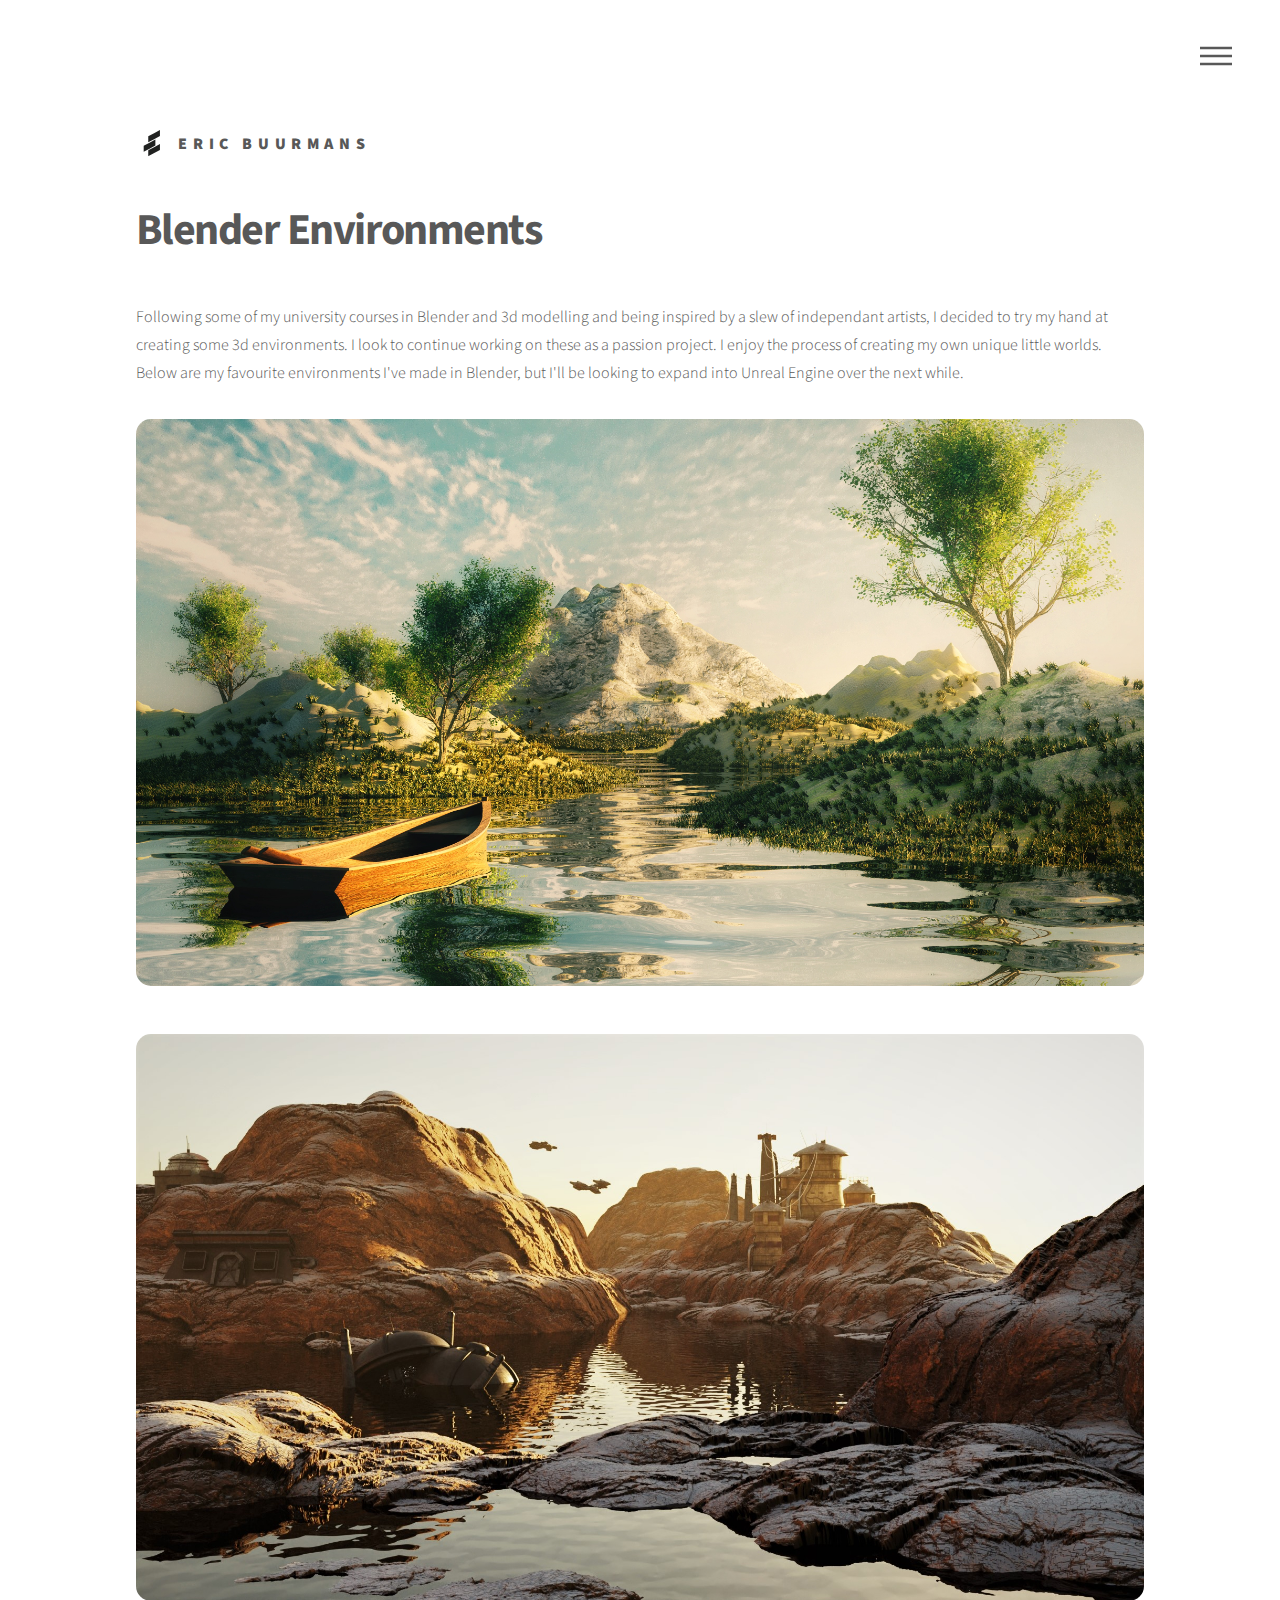
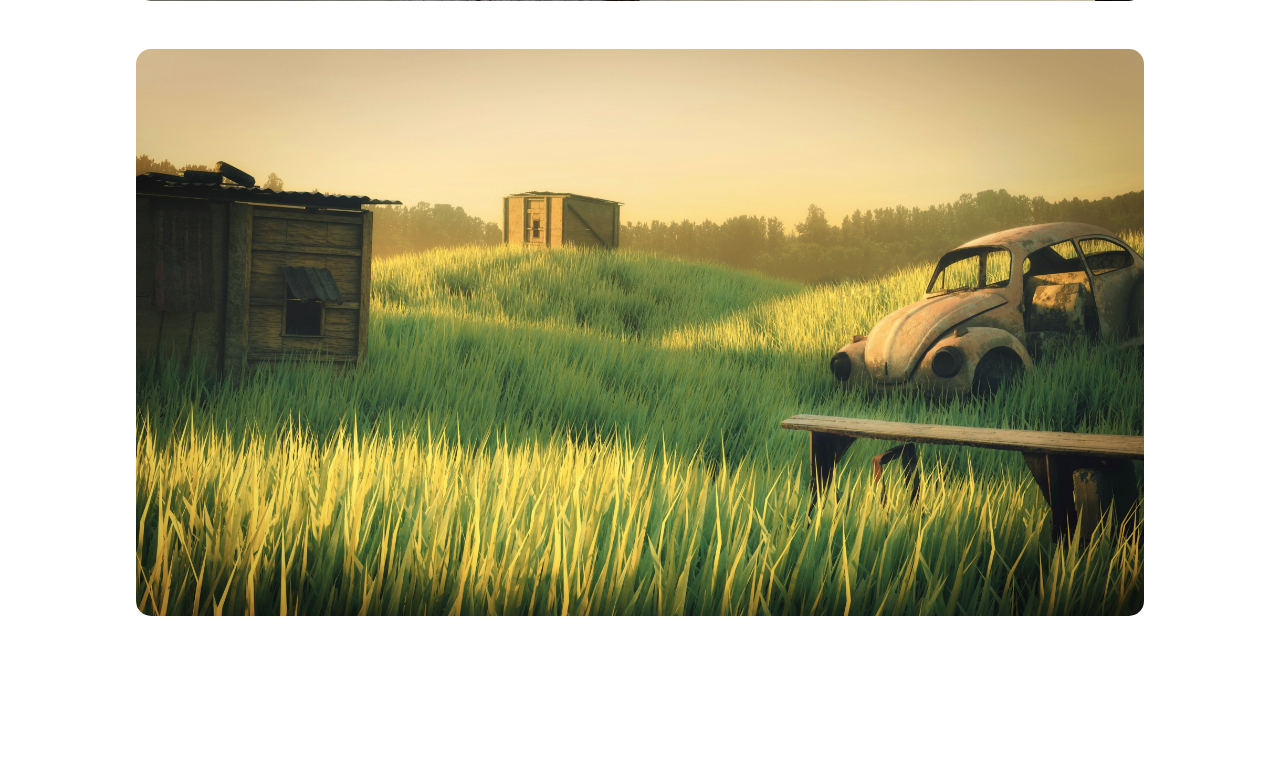
<file: blender.html>
<!DOCTYPE HTML>
<!--
	Phantom by HTML5 UP
	html5up.net | @ajlkn
	Free for personal and commercial use under the CCA 3.0 license (html5up.net/license)
-->
<html>
	<head>
		<title>Blender Environments</title>
		<meta charset="utf-8" />
		<meta name="viewport" content="width=device-width, initial-scale=1, user-scalable=no" />
		<link rel="stylesheet" href="assets/css/main.css" />
		<noscript><link rel="stylesheet" href="assets/css/noscript.css" /></noscript>
	</head>
	<body class="is-preload">
		<!-- Wrapper -->
			<div id="wrapper">

				<!-- Header -->
					<header id="header">
						<div class="inner">

							<!-- Logo -->
								<a href="index.html" class="logo">
									<span class="symbol"><img src="images/logo.svg" alt="" /></span><span class="title">Eric Buurmans</span>
								</a>

							<!-- Nav -->
								<nav>
									<ul>
										<li><a href="#menu">Menu</a></li>
									</ul>
								</nav>

						</div>
					</header>

				<!-- Menu -->
					<nav id="menu">
						<h2>Menu</h2>
						<ul>
						<li><a href="index.html">Home</a></li>
							<li><a href="app.html">Student Health App</a></li>
							<li><a href="website.html">Course Selection Website</a></li>
							<li><a href="illustrations.html">Illustrations</a></li>
							<li><a href="blender.html">Blender Environments</a></li>
							<li><a href="ecoknow.html">Eco Know Brand</a></li>
							<li><a href="next.html">Next Brand</a></li>

						</ul>
					</nav>

				<!-- Main -->
					<div id="main">
						<div class="inner">
							<h1>Blender Environments</h1>

						<p>Following some of my university courses in Blender and 3d modelling and being inspired by a slew of independant artists, I decided to try my hand at creating some 3d environments. I look to continue working on these as a passion project. I enjoy the process of creating my own unique little worlds. Below are my favourite environments I've made in Blender, but I'll be looking to expand into Unreal Engine over the next while.</p>
							
<span class="image main"><img src="images/blender1.jpg" alt="" /></span>

							




							<span class="image main"><img src="images/blender2.jpg" alt="" /></span>

							
						
							
							<span class="image main"><img src="images/blender3.jpg" alt="" /></span>
						</div>
					</div>





				

			</div>

		<!-- Scripts -->
			<script src="assets/js/jquery.min.js"></script>
			<script src="assets/js/browser.min.js"></script>
			<script src="assets/js/breakpoints.min.js"></script>
			<script src="assets/js/util.js"></script>
			<script src="assets/js/main.js"></script>

	</body>
</html>
</file>
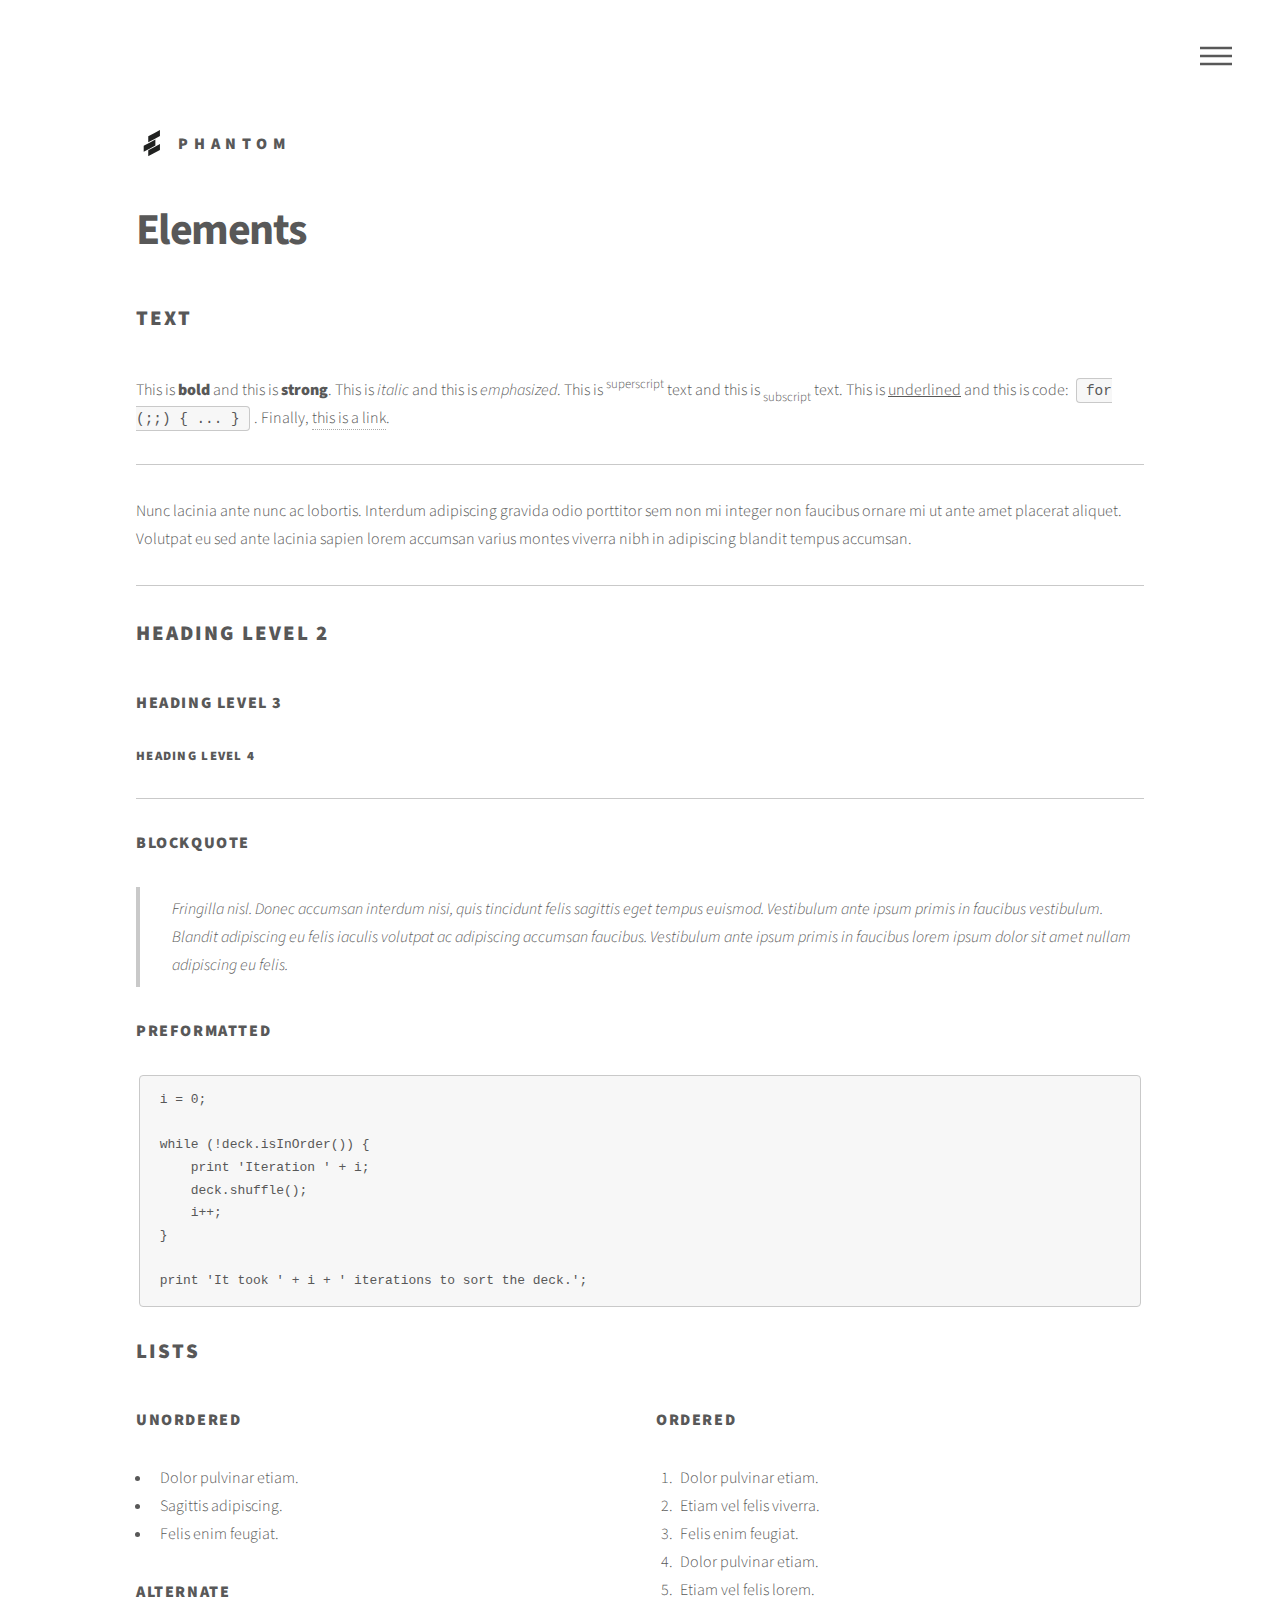
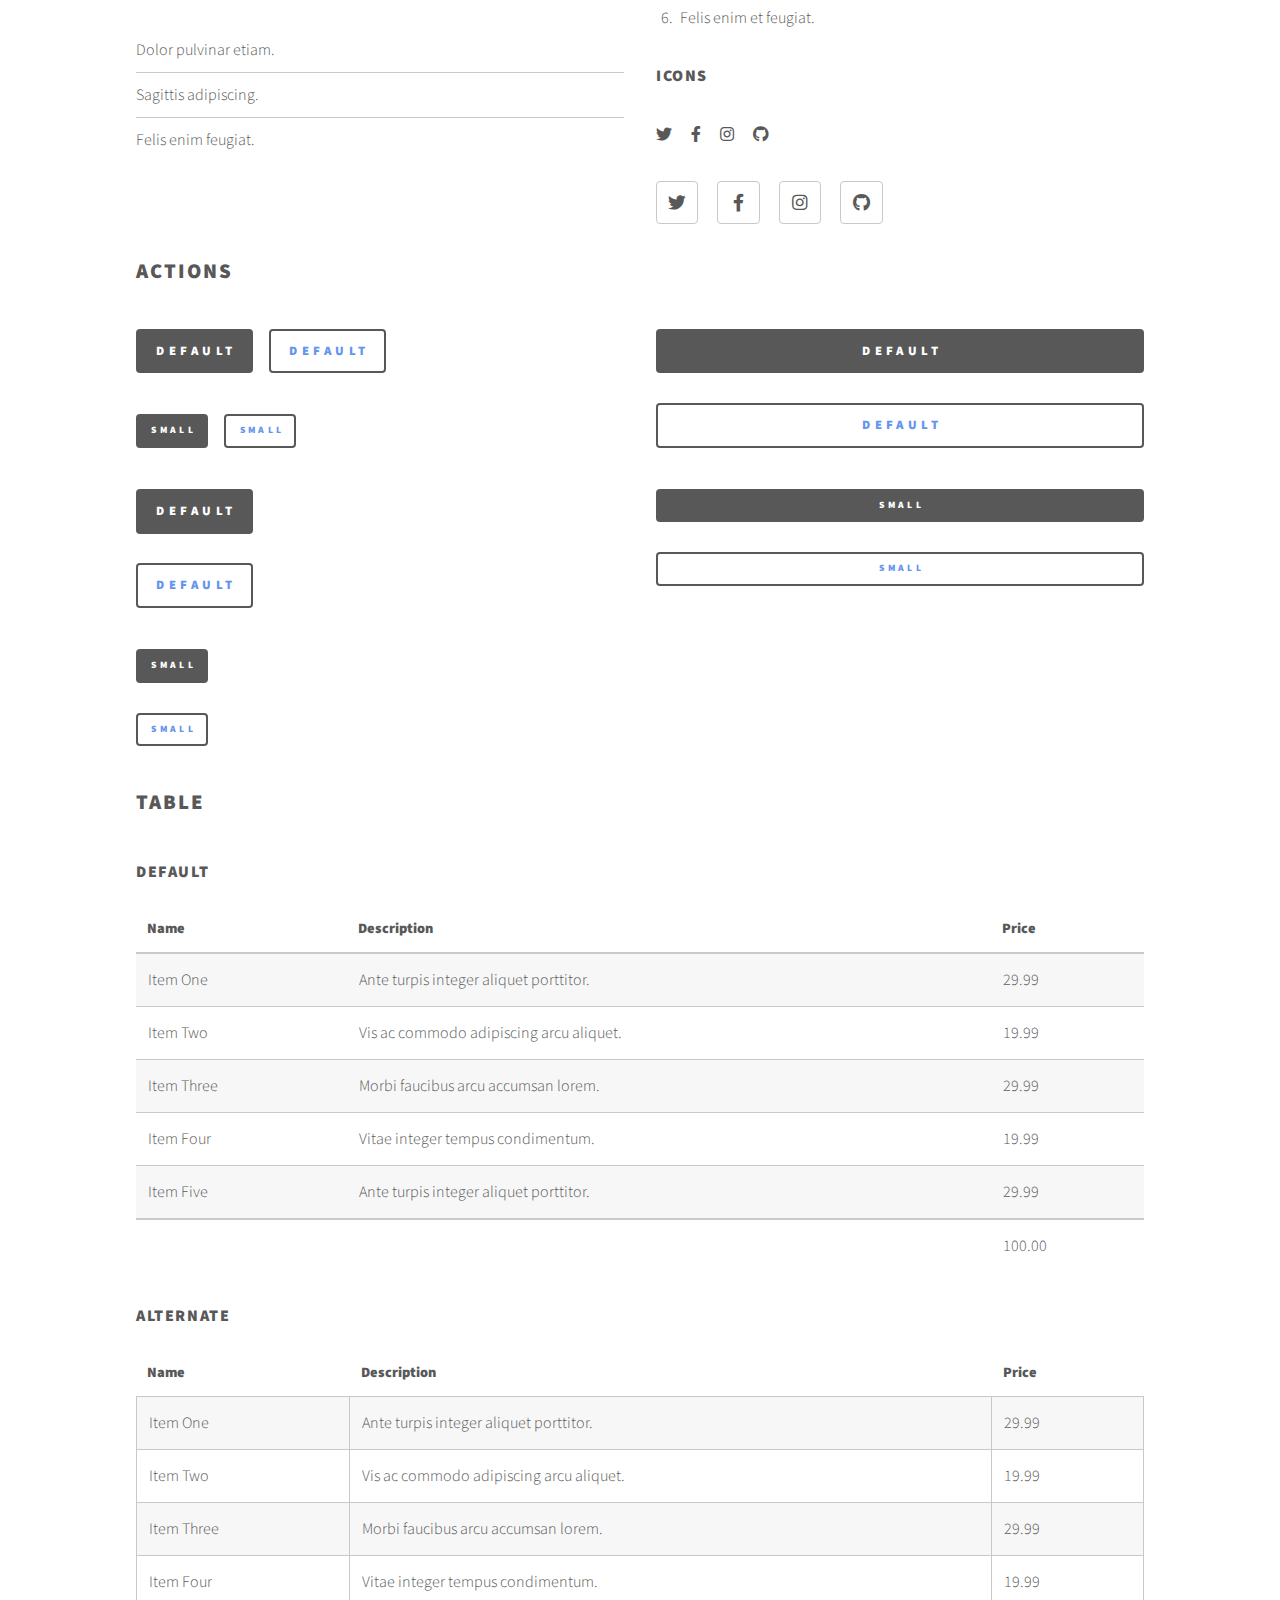
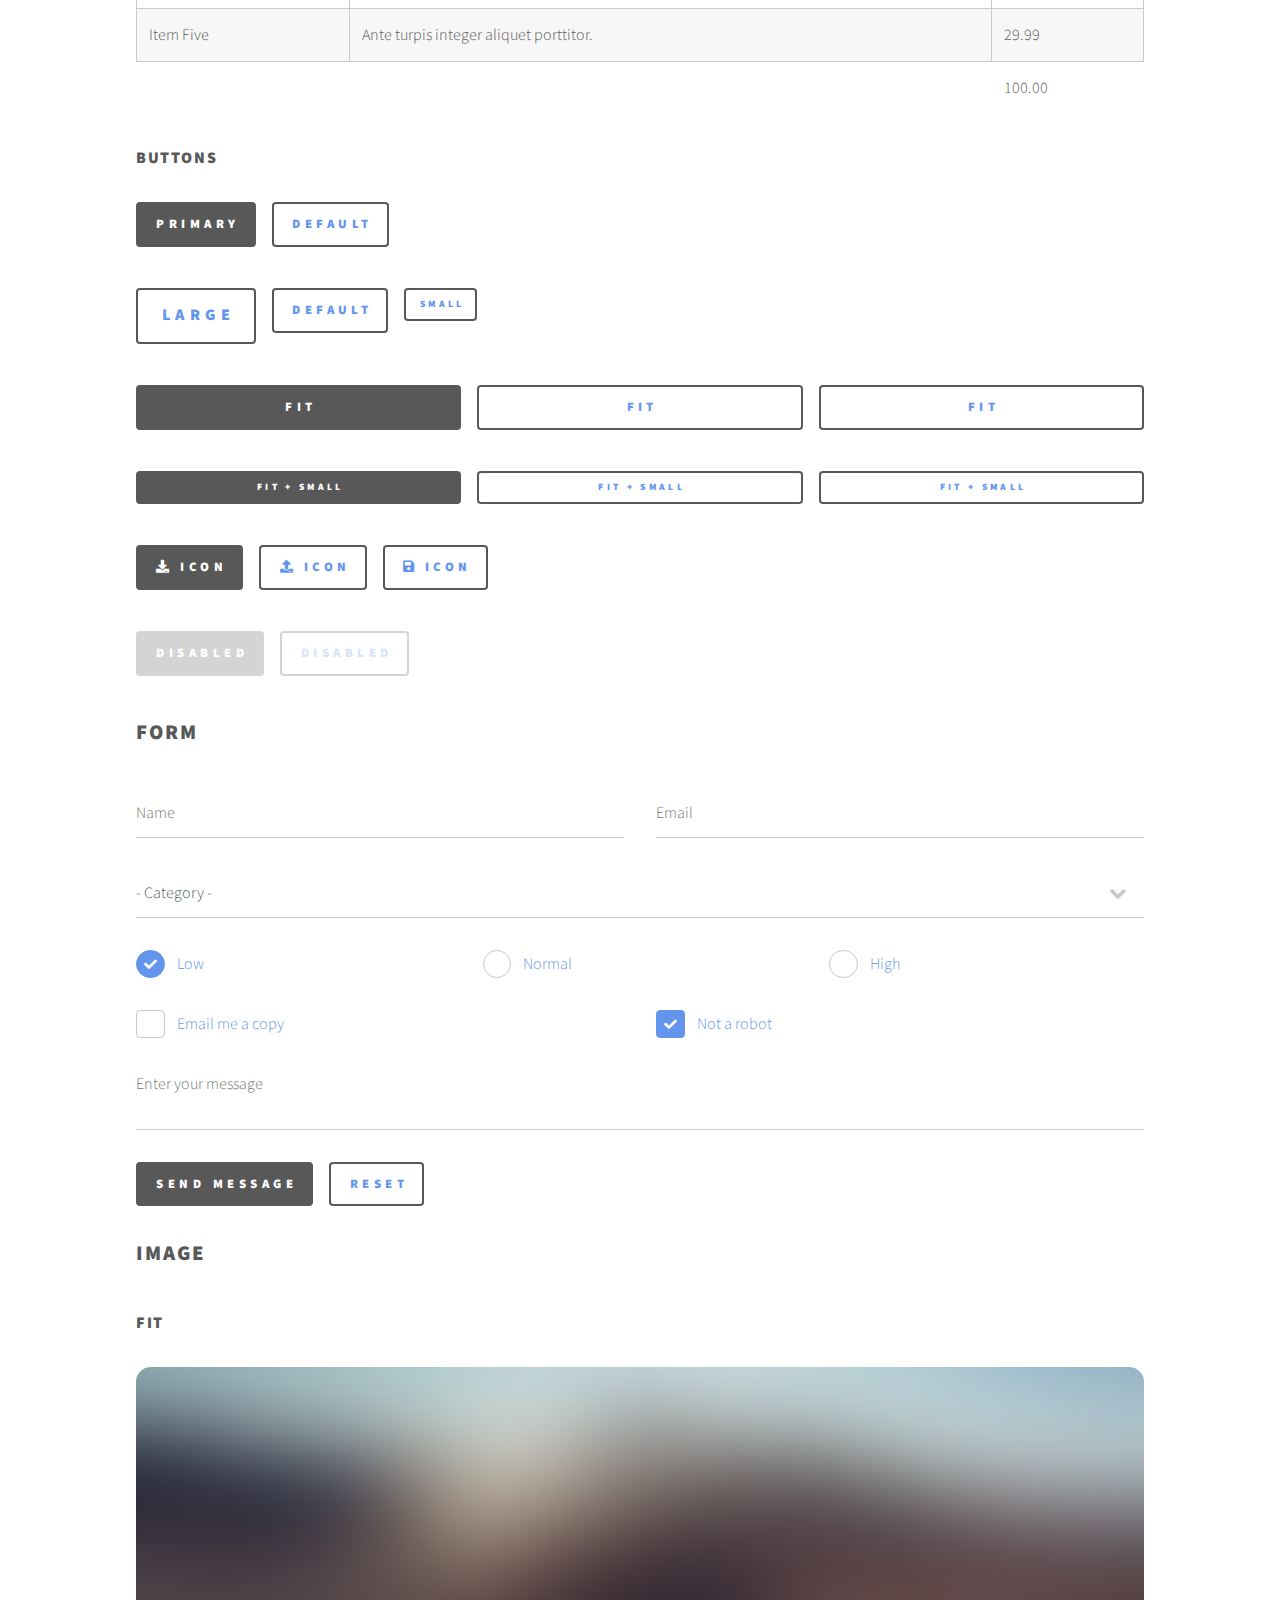
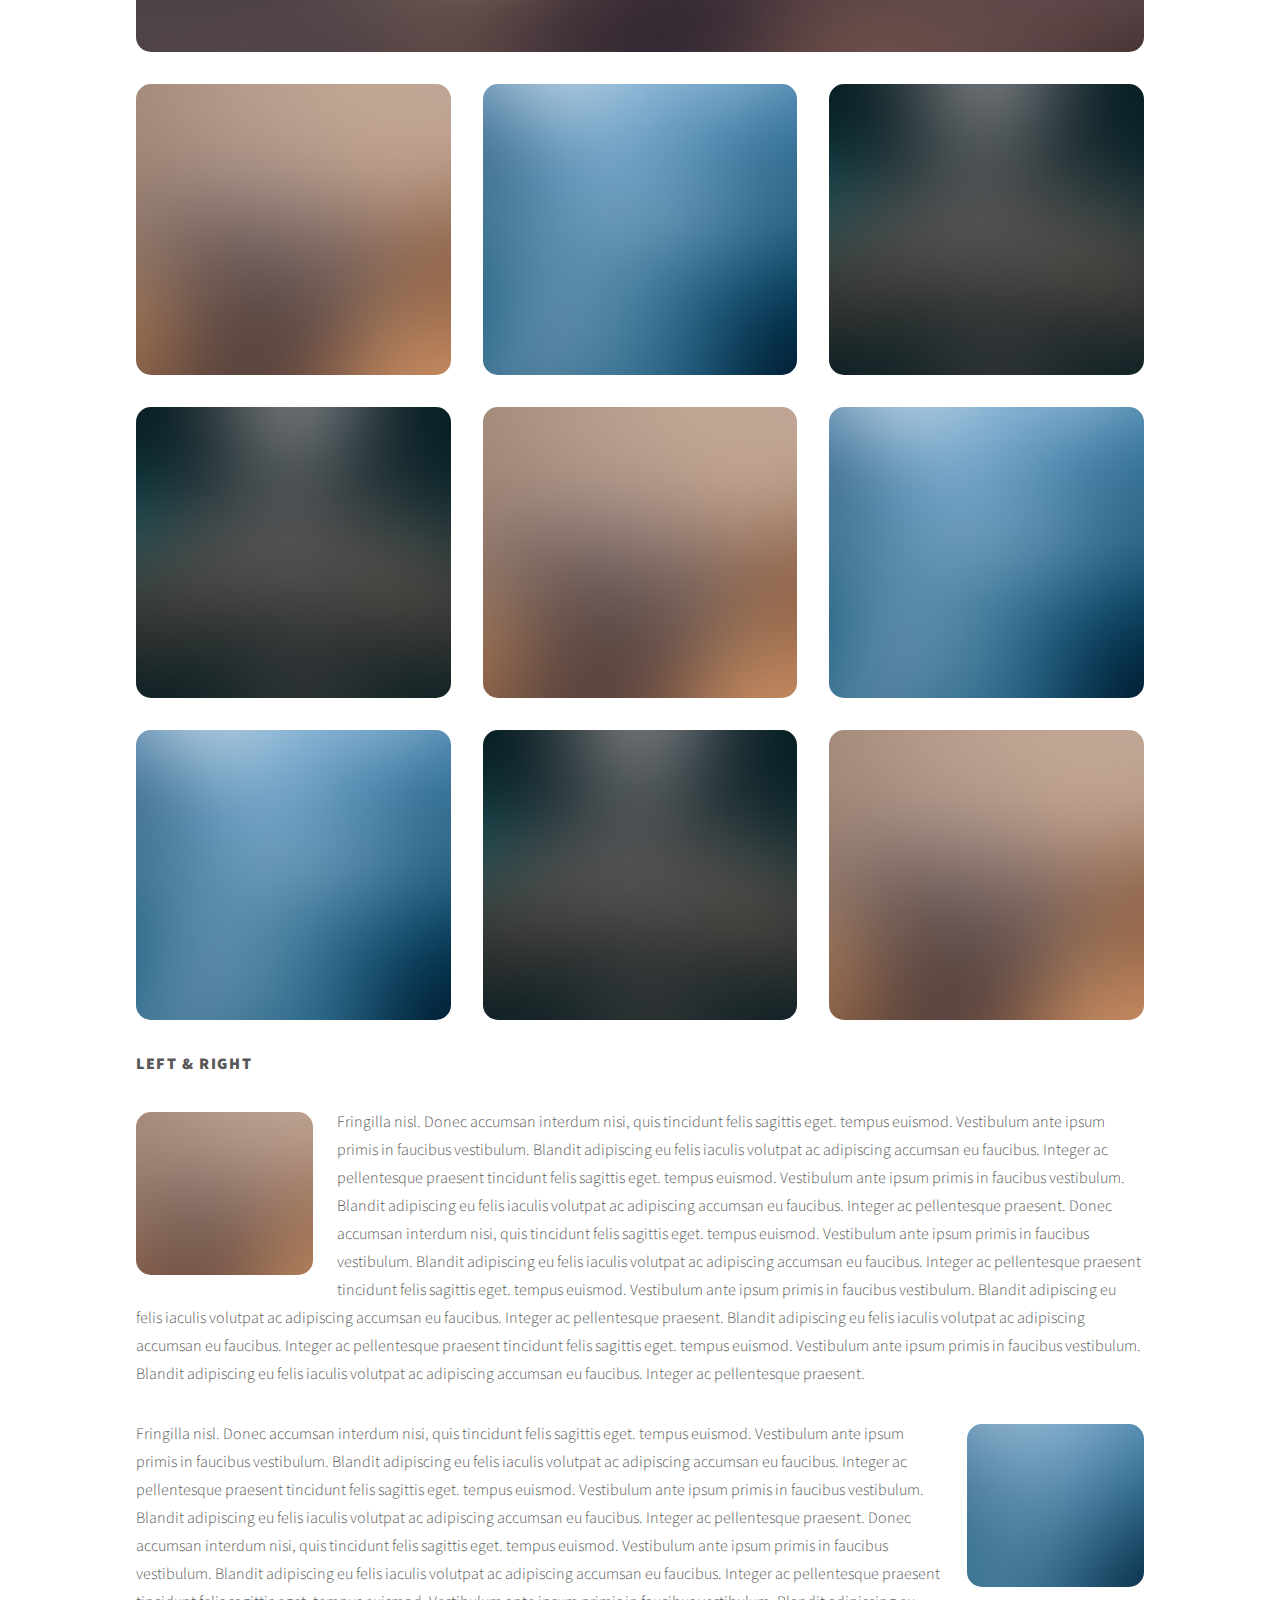
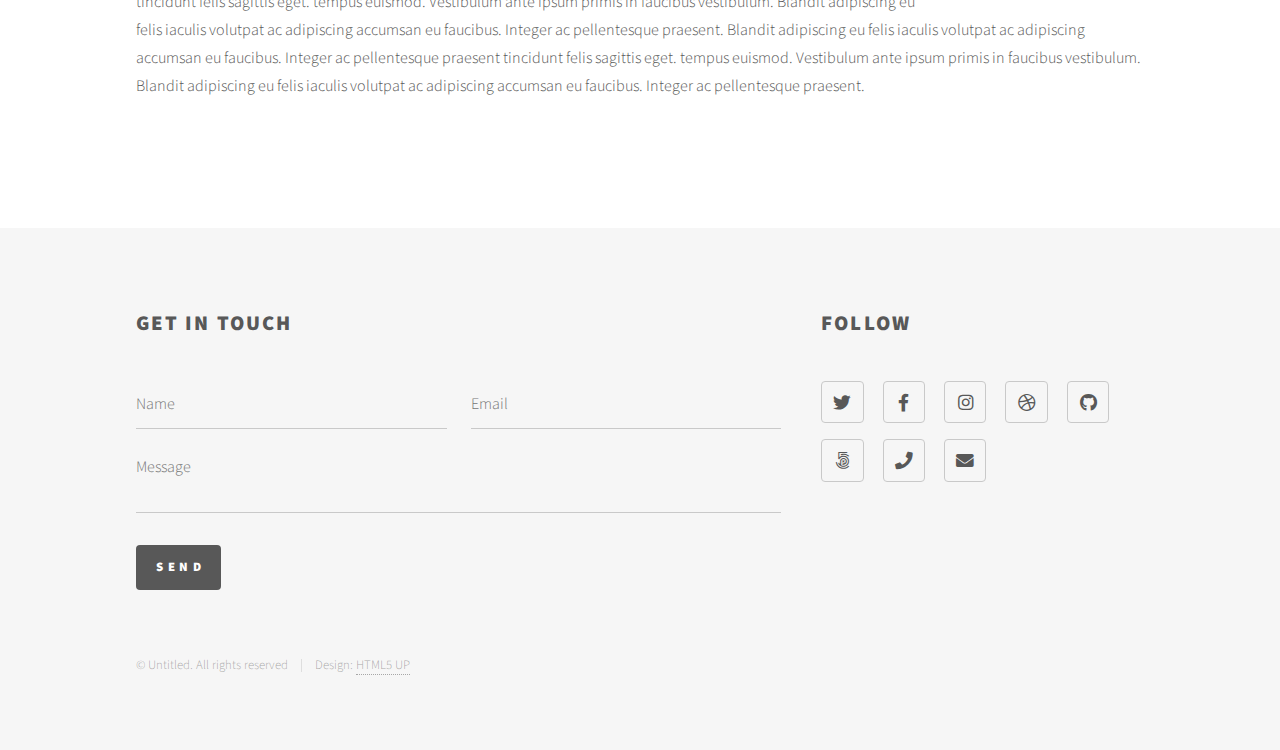
<file: elements.html>
<!DOCTYPE HTML>
<!--
	Phantom by HTML5 UP
	html5up.net | @ajlkn
	Free for personal and commercial use under the CCA 3.0 license (html5up.net/license)
-->
<html>
	<head>
		<title>Elements - Phantom by HTML5 UP</title>
		<meta charset="utf-8" />
		<meta name="viewport" content="width=device-width, initial-scale=1, user-scalable=no" />
		<link rel="stylesheet" href="assets/css/main.css" />
		<noscript><link rel="stylesheet" href="assets/css/noscript.css" /></noscript>
	</head>
	<body class="is-preload">
		<!-- Wrapper -->
			<div id="wrapper">

				<!-- Header -->
					<header id="header">
						<div class="inner">

							<!-- Logo -->
								<a href="index.html" class="logo">
									<span class="symbol"><img src="images/logo.svg" alt="" /></span><span class="title">Phantom</span>
								</a>

							<!-- Nav -->
								<nav>
									<ul>
										<li><a href="#menu">Menu</a></li>
									</ul>
								</nav>

						</div>
					</header>

				<!-- Menu -->
					<nav id="menu">
						<h2>Menu</h2>
						<ul>
							<li><a href="index.html">Home</a></li>
							<li><a href="generic.html">Ipsum veroeros</a></li>
							<li><a href="generic.html">Tempus etiam</a></li>
							<li><a href="generic.html">Consequat dolor</a></li>
							<li><a href="elements.html">Elements</a></li>
						</ul>
					</nav>

				<!-- Main -->
					<div id="main">
						<div class="inner">
							<h1>Elements</h1>

							<!-- Text -->
								<section>
									<h2>Text</h2>
									<p>This is <b>bold</b> and this is <strong>strong</strong>. This is <i>italic</i> and this is <em>emphasized</em>.
									This is <sup>superscript</sup> text and this is <sub>subscript</sub> text.
									This is <u>underlined</u> and this is code: <code>for (;;) { ... }</code>. Finally, <a href="#">this is a link</a>.</p>
									<hr />
									<p>Nunc lacinia ante nunc ac lobortis. Interdum adipiscing gravida odio porttitor sem non mi integer non faucibus ornare mi ut ante amet placerat aliquet. Volutpat eu sed ante lacinia sapien lorem accumsan varius montes viverra nibh in adipiscing blandit tempus accumsan.</p>
									<hr />
									<h2>Heading Level 2</h2>
									<h3>Heading Level 3</h3>
									<h4>Heading Level 4</h4>
									<hr />
									<h3>Blockquote</h3>
									<blockquote>Fringilla nisl. Donec accumsan interdum nisi, quis tincidunt felis sagittis eget tempus euismod. Vestibulum ante ipsum primis in faucibus vestibulum. Blandit adipiscing eu felis iaculis volutpat ac adipiscing accumsan faucibus. Vestibulum ante ipsum primis in faucibus lorem ipsum dolor sit amet nullam adipiscing eu felis.</blockquote>
									<h3>Preformatted</h3>
									<pre><code>i = 0;

while (!deck.isInOrder()) {
    print 'Iteration ' + i;
    deck.shuffle();
    i++;
}

print 'It took ' + i + ' iterations to sort the deck.';</code></pre>
								</section>

							<!-- Lists -->
								<section>
									<h2>Lists</h2>
									<div class="row">
										<div class="col-6 col-12-medium">
											<h3>Unordered</h3>
											<ul>
												<li>Dolor pulvinar etiam.</li>
												<li>Sagittis adipiscing.</li>
												<li>Felis enim feugiat.</li>
											</ul>
											<h3>Alternate</h3>
											<ul class="alt">
												<li>Dolor pulvinar etiam.</li>
												<li>Sagittis adipiscing.</li>
												<li>Felis enim feugiat.</li>
											</ul>
										</div>
										<div class="col-6 col-12-medium">
											<h3>Ordered</h3>
											<ol>
												<li>Dolor pulvinar etiam.</li>
												<li>Etiam vel felis viverra.</li>
												<li>Felis enim feugiat.</li>
												<li>Dolor pulvinar etiam.</li>
												<li>Etiam vel felis lorem.</li>
												<li>Felis enim et feugiat.</li>
											</ol>
											<h3>Icons</h3>
											<ul class="icons">
												<li><a href="#" class="icon brands style1 fa-twitter"><span class="label">Twitter</span></a></li>
												<li><a href="#" class="icon brands style1 fa-facebook-f"><span class="label">Facebook</span></a></li>
												<li><a href="#" class="icon brands style1 fa-instagram"><span class="label">Instagram</span></a></li>
												<li><a href="#" class="icon brands style1 fa-github"><span class="label">Github</span></a></li>
											</ul>
											<ul class="icons">
												<li><a href="#" class="icon brands style2 fa-twitter"><span class="label">Twitter</span></a></li>
												<li><a href="#" class="icon brands style2 fa-facebook-f"><span class="label">Facebook</span></a></li>
												<li><a href="#" class="icon brands style2 fa-instagram"><span class="label">Instagram</span></a></li>
												<li><a href="#" class="icon brands style2 fa-github"><span class="label">Github</span></a></li>
											</ul>
										</div>
									</div>
									<h2>Actions</h2>
									<div class="row">
										<div class="col-6 col-12-medium">
											<ul class="actions">
												<li><a href="#" class="button primary">Default</a></li>
												<li><a href="#" class="button">Default</a></li>
											</ul>
											<ul class="actions small">
												<li><a href="#" class="button primary small">Small</a></li>
												<li><a href="#" class="button small">Small</a></li>
											</ul>
											<ul class="actions stacked">
												<li><a href="#" class="button primary">Default</a></li>
												<li><a href="#" class="button">Default</a></li>
											</ul>
											<ul class="actions stacked">
												<li><a href="#" class="button primary small">Small</a></li>
												<li><a href="#" class="button small">Small</a></li>
											</ul>
										</div>
										<div class="col-6 col-12-medium">
											<ul class="actions stacked">
												<li><a href="#" class="button primary fit">Default</a></li>
												<li><a href="#" class="button fit">Default</a></li>
											</ul>
											<ul class="actions stacked">
												<li><a href="#" class="button primary small fit">Small</a></li>
												<li><a href="#" class="button small fit">Small</a></li>
											</ul>
										</div>
									</div>
								</section>

							<!-- Table -->
								<section>
									<h2>Table</h2>
									<h3>Default</h3>
									<div class="table-wrapper">
										<table>
											<thead>
												<tr>
													<th>Name</th>
													<th>Description</th>
													<th>Price</th>
												</tr>
											</thead>
											<tbody>
												<tr>
													<td>Item One</td>
													<td>Ante turpis integer aliquet porttitor.</td>
													<td>29.99</td>
												</tr>
												<tr>
													<td>Item Two</td>
													<td>Vis ac commodo adipiscing arcu aliquet.</td>
													<td>19.99</td>
												</tr>
												<tr>
													<td>Item Three</td>
													<td> Morbi faucibus arcu accumsan lorem.</td>
													<td>29.99</td>
												</tr>
												<tr>
													<td>Item Four</td>
													<td>Vitae integer tempus condimentum.</td>
													<td>19.99</td>
												</tr>
												<tr>
													<td>Item Five</td>
													<td>Ante turpis integer aliquet porttitor.</td>
													<td>29.99</td>
												</tr>
											</tbody>
											<tfoot>
												<tr>
													<td colspan="2"></td>
													<td>100.00</td>
												</tr>
											</tfoot>
										</table>
									</div>

									<h3>Alternate</h3>
									<div class="table-wrapper">
										<table class="alt">
											<thead>
												<tr>
													<th>Name</th>
													<th>Description</th>
													<th>Price</th>
												</tr>
											</thead>
											<tbody>
												<tr>
													<td>Item One</td>
													<td>Ante turpis integer aliquet porttitor.</td>
													<td>29.99</td>
												</tr>
												<tr>
													<td>Item Two</td>
													<td>Vis ac commodo adipiscing arcu aliquet.</td>
													<td>19.99</td>
												</tr>
												<tr>
													<td>Item Three</td>
													<td> Morbi faucibus arcu accumsan lorem.</td>
													<td>29.99</td>
												</tr>
												<tr>
													<td>Item Four</td>
													<td>Vitae integer tempus condimentum.</td>
													<td>19.99</td>
												</tr>
												<tr>
													<td>Item Five</td>
													<td>Ante turpis integer aliquet porttitor.</td>
													<td>29.99</td>
												</tr>
											</tbody>
											<tfoot>
												<tr>
													<td colspan="2"></td>
													<td>100.00</td>
												</tr>
											</tfoot>
										</table>
									</div>
								</section>

							<!-- Buttons -->
								<section>
									<h3>Buttons</h3>
									<ul class="actions">
										<li><a href="#" class="button primary">Primary</a></li>
										<li><a href="#" class="button">Default</a></li>
									</ul>
									<ul class="actions">
										<li><a href="#" class="button large">Large</a></li>
										<li><a href="#" class="button">Default</a></li>
										<li><a href="#" class="button small">Small</a></li>
									</ul>
									<ul class="actions fit">
										<li><a href="#" class="button primary fit">Fit</a></li>
										<li><a href="#" class="button fit">Fit</a></li>
										<li><a href="#" class="button fit">Fit</a></li>
									</ul>
									<ul class="actions fit small">
										<li><a href="#" class="button primary fit small">Fit + Small</a></li>
										<li><a href="#" class="button fit small">Fit + Small</a></li>
										<li><a href="#" class="button fit small">Fit + Small</a></li>
									</ul>
									<ul class="actions">
										<li><a href="#" class="button primary icon solid fa-download">Icon</a></li>
										<li><a href="#" class="button icon solid fa-upload">Icon</a></li>
										<li><a href="#" class="button icon solid fa-save">Icon</a></li>
									</ul>
									<ul class="actions">
										<li><span class="button primary disabled">Disabled</span></li>
										<li><span class="button disabled">Disabled</span></li>
									</ul>
								</section>

							<!-- Form -->
								<section>
									<h2>Form</h2>
									<form method="post" action="#">
										<div class="row gtr-uniform">
											<div class="col-6 col-12-xsmall">
												<input type="text" name="demo-name" id="demo-name" value="" placeholder="Name" />
											</div>
											<div class="col-6 col-12-xsmall">
												<input type="email" name="demo-email" id="demo-email" value="" placeholder="Email" />
											</div>
											<div class="col-12">
												<select name="demo-category" id="demo-category">
													<option value="">- Category -</option>
													<option value="1">Manufacturing</option>
													<option value="1">Shipping</option>
													<option value="1">Administration</option>
													<option value="1">Human Resources</option>
												</select>
											</div>
											<div class="col-4 col-12-small">
												<input type="radio" id="demo-priority-low" name="demo-priority" checked>
												<label for="demo-priority-low">Low</label>
											</div>
											<div class="col-4 col-12-small">
												<input type="radio" id="demo-priority-normal" name="demo-priority">
												<label for="demo-priority-normal">Normal</label>
											</div>
											<div class="col-4 col-12-small">
												<input type="radio" id="demo-priority-high" name="demo-priority">
												<label for="demo-priority-high">High</label>
											</div>
											<div class="col-6 col-12-small">
												<input type="checkbox" id="demo-copy" name="demo-copy">
												<label for="demo-copy">Email me a copy</label>
											</div>
											<div class="col-6 col-12-small">
												<input type="checkbox" id="demo-human" name="demo-human" checked>
												<label for="demo-human">Not a robot</label>
											</div>
											<div class="col-12">
												<textarea name="demo-message" id="demo-message" placeholder="Enter your message" rows="6"></textarea>
											</div>
											<div class="col-12">
												<ul class="actions">
													<li><input type="submit" value="Send Message" class="primary" /></li>
													<li><input type="reset" value="Reset" /></li>
												</ul>
											</div>
										</div>
									</form>
								</section>

							<!-- Image -->
								<section>
									<h2>Image</h2>
									<h3>Fit</h3>
									<div class="box alt">
										<div class="row gtr-uniform">
											<div class="col-12"><span class="image fit"><img src="images/pic13.jpg" alt="" /></span></div>
											<div class="col-4"><span class="image fit"><img src="images/pic01.jpg" alt="" /></span></div>
											<div class="col-4"><span class="image fit"><img src="images/pic02.jpg" alt="" /></span></div>
											<div class="col-4"><span class="image fit"><img src="images/pic03.jpg" alt="" /></span></div>
											<div class="col-4"><span class="image fit"><img src="images/pic03.jpg" alt="" /></span></div>
											<div class="col-4"><span class="image fit"><img src="images/pic01.jpg" alt="" /></span></div>
											<div class="col-4"><span class="image fit"><img src="images/pic02.jpg" alt="" /></span></div>
											<div class="col-4"><span class="image fit"><img src="images/pic02.jpg" alt="" /></span></div>
											<div class="col-4"><span class="image fit"><img src="images/pic03.jpg" alt="" /></span></div>
											<div class="col-4"><span class="image fit"><img src="images/pic01.jpg" alt="" /></span></div>
										</div>
									</div>
									<h3>Left &amp; Right</h3>
									<p><span class="image left"><img src="images/pic14.jpg" alt="" /></span>Fringilla nisl. Donec accumsan interdum nisi, quis tincidunt felis sagittis eget. tempus euismod. Vestibulum ante ipsum primis in faucibus vestibulum. Blandit adipiscing eu felis iaculis volutpat ac adipiscing accumsan eu faucibus. Integer ac pellentesque praesent tincidunt felis sagittis eget. tempus euismod. Vestibulum ante ipsum primis in faucibus vestibulum. Blandit adipiscing eu felis iaculis volutpat ac adipiscing accumsan eu faucibus. Integer ac pellentesque praesent. Donec accumsan interdum nisi, quis tincidunt felis sagittis eget. tempus euismod. Vestibulum ante ipsum primis in faucibus vestibulum. Blandit adipiscing eu felis iaculis volutpat ac adipiscing accumsan eu faucibus. Integer ac pellentesque praesent tincidunt felis sagittis eget. tempus euismod. Vestibulum ante ipsum primis in faucibus vestibulum. Blandit adipiscing eu felis iaculis volutpat ac adipiscing accumsan eu faucibus. Integer ac pellentesque praesent. Blandit adipiscing eu felis iaculis volutpat ac adipiscing accumsan eu faucibus. Integer ac pellentesque praesent tincidunt felis sagittis eget. tempus euismod. Vestibulum ante ipsum primis in faucibus vestibulum. Blandit adipiscing eu felis iaculis volutpat ac adipiscing accumsan eu faucibus. Integer ac pellentesque praesent.</p>
									<p><span class="image right"><img src="images/pic15.jpg" alt="" /></span>Fringilla nisl. Donec accumsan interdum nisi, quis tincidunt felis sagittis eget. tempus euismod. Vestibulum ante ipsum primis in faucibus vestibulum. Blandit adipiscing eu felis iaculis volutpat ac adipiscing accumsan eu faucibus. Integer ac pellentesque praesent tincidunt felis sagittis eget. tempus euismod. Vestibulum ante ipsum primis in faucibus vestibulum. Blandit adipiscing eu felis iaculis volutpat ac adipiscing accumsan eu faucibus. Integer ac pellentesque praesent. Donec accumsan interdum nisi, quis tincidunt felis sagittis eget. tempus euismod. Vestibulum ante ipsum primis in faucibus vestibulum. Blandit adipiscing eu felis iaculis volutpat ac adipiscing accumsan eu faucibus. Integer ac pellentesque praesent tincidunt felis sagittis eget. tempus euismod. Vestibulum ante ipsum primis in faucibus vestibulum. Blandit adipiscing eu felis iaculis volutpat ac adipiscing accumsan eu faucibus. Integer ac pellentesque praesent. Blandit adipiscing eu felis iaculis volutpat ac adipiscing accumsan eu faucibus. Integer ac pellentesque praesent tincidunt felis sagittis eget. tempus euismod. Vestibulum ante ipsum primis in faucibus vestibulum. Blandit adipiscing eu felis iaculis volutpat ac adipiscing accumsan eu faucibus. Integer ac pellentesque praesent.</p>
								</section>

						</div>
					</div>

				<!-- Footer -->
					<footer id="footer">
						<div class="inner">
							<section>
								<h2>Get in touch</h2>
								<form method="post" action="#">
									<div class="fields">
										<div class="field half">
											<input type="text" name="name" id="name" placeholder="Name" />
										</div>
										<div class="field half">
											<input type="email" name="email" id="email" placeholder="Email" />
										</div>
										<div class="field">
											<textarea name="message" id="message" placeholder="Message"></textarea>
										</div>
									</div>
									<ul class="actions">
										<li><input type="submit" value="Send" class="primary" /></li>
									</ul>
								</form>
							</section>
							<section>
								<h2>Follow</h2>
								<ul class="icons">
									<li><a href="#" class="icon brands style2 fa-twitter"><span class="label">Twitter</span></a></li>
									<li><a href="#" class="icon brands style2 fa-facebook-f"><span class="label">Facebook</span></a></li>
									<li><a href="#" class="icon brands style2 fa-instagram"><span class="label">Instagram</span></a></li>
									<li><a href="#" class="icon brands style2 fa-dribbble"><span class="label">Dribbble</span></a></li>
									<li><a href="#" class="icon brands style2 fa-github"><span class="label">GitHub</span></a></li>
									<li><a href="#" class="icon brands style2 fa-500px"><span class="label">500px</span></a></li>
									<li><a href="#" class="icon solid style2 fa-phone"><span class="label">Phone</span></a></li>
									<li><a href="#" class="icon solid style2 fa-envelope"><span class="label">Email</span></a></li>
								</ul>
							</section>
							<ul class="copyright">
								<li>&copy; Untitled. All rights reserved</li><li>Design: <a href="http://html5up.net">HTML5 UP</a></li>
							</ul>
						</div>
					</footer>

			</div>

		<!-- Scripts -->
			<script src="assets/js/jquery.min.js"></script>
			<script src="assets/js/browser.min.js"></script>
			<script src="assets/js/breakpoints.min.js"></script>
			<script src="assets/js/util.js"></script>
			<script src="assets/js/main.js"></script>

	</body>
</html>
</file>
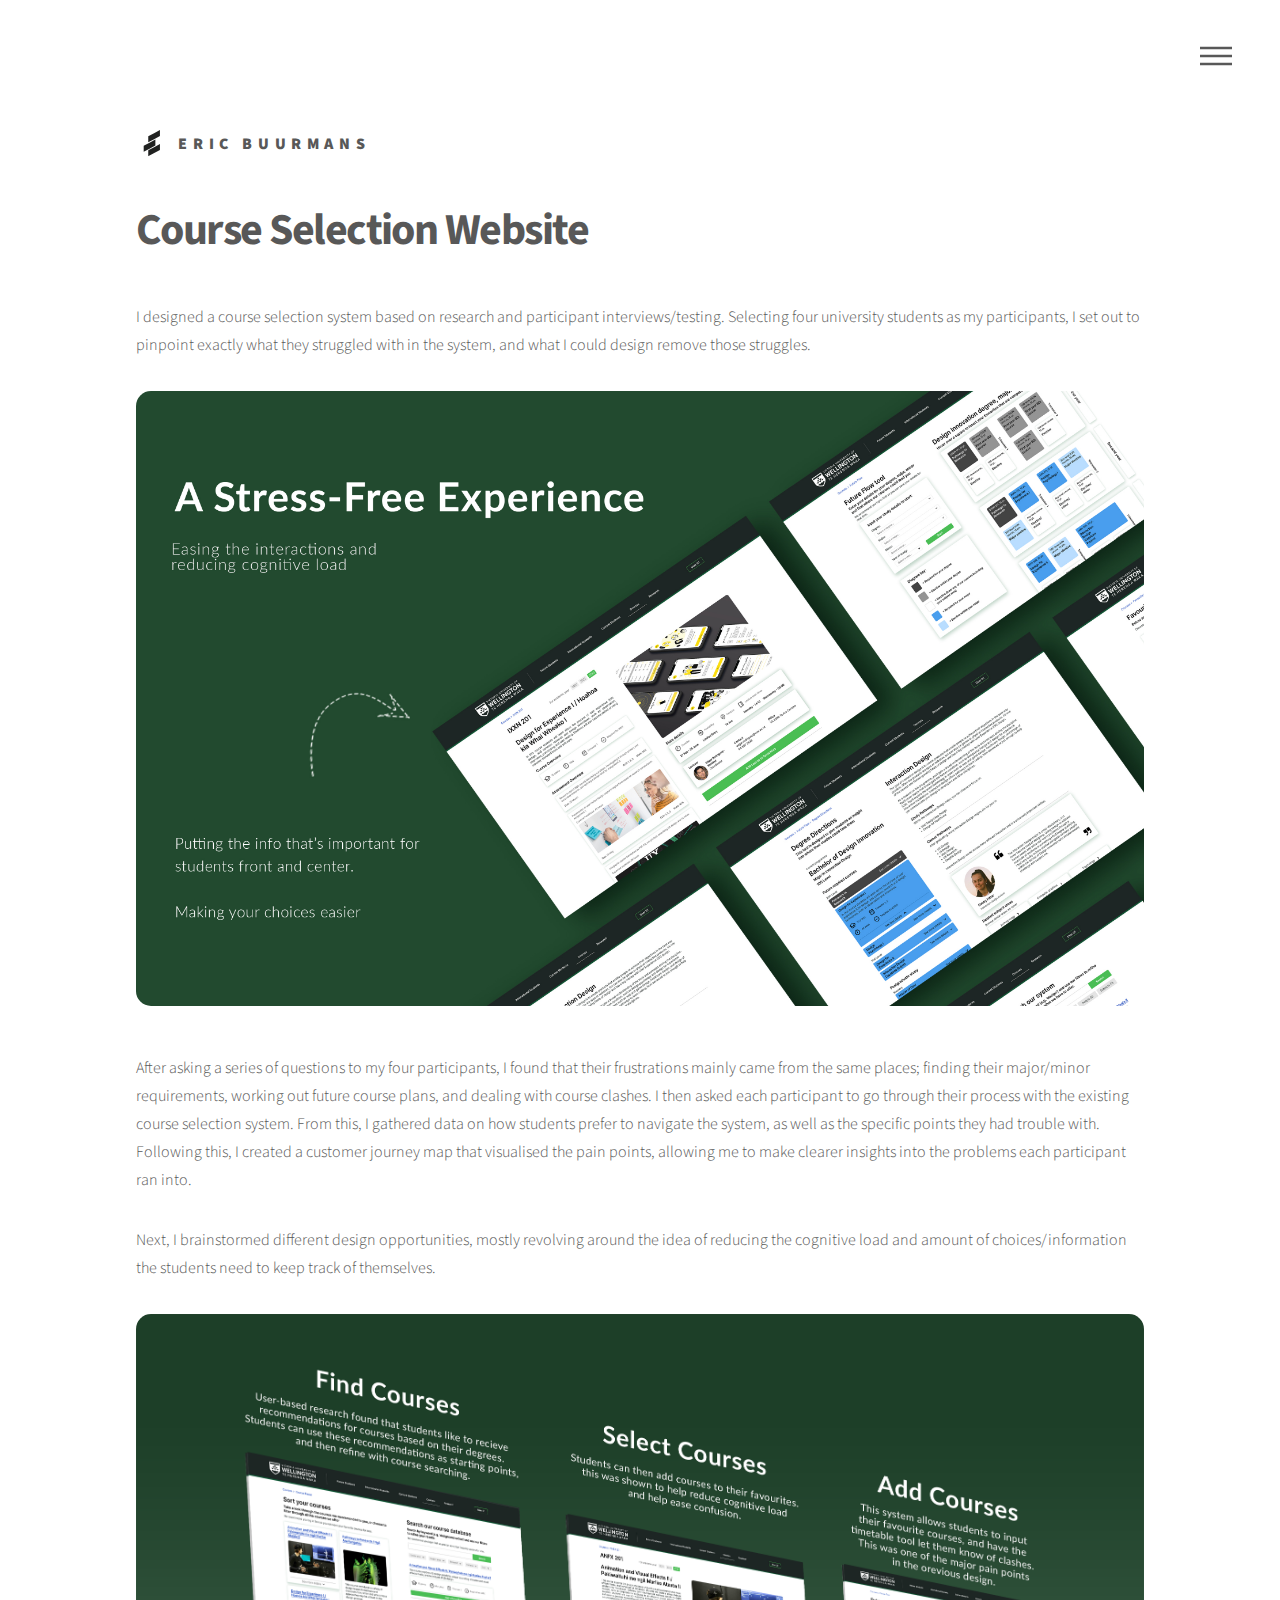
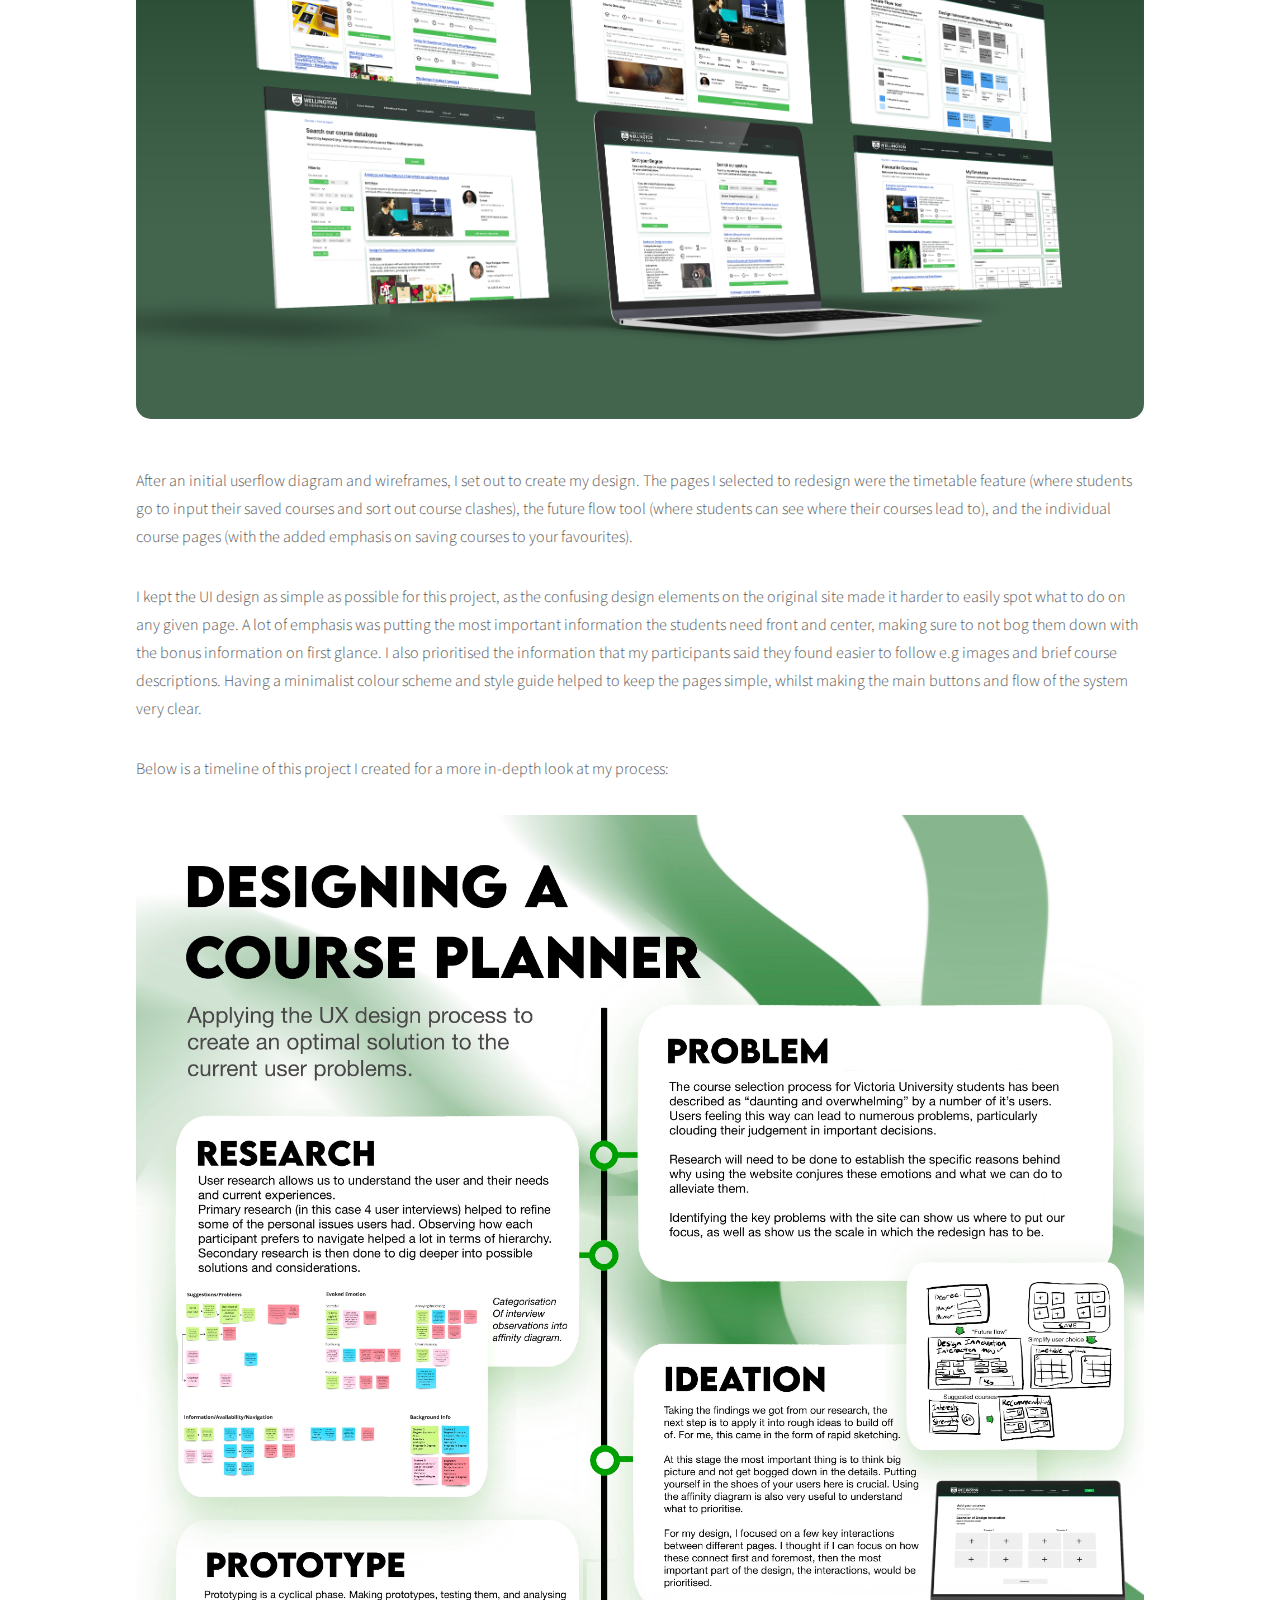
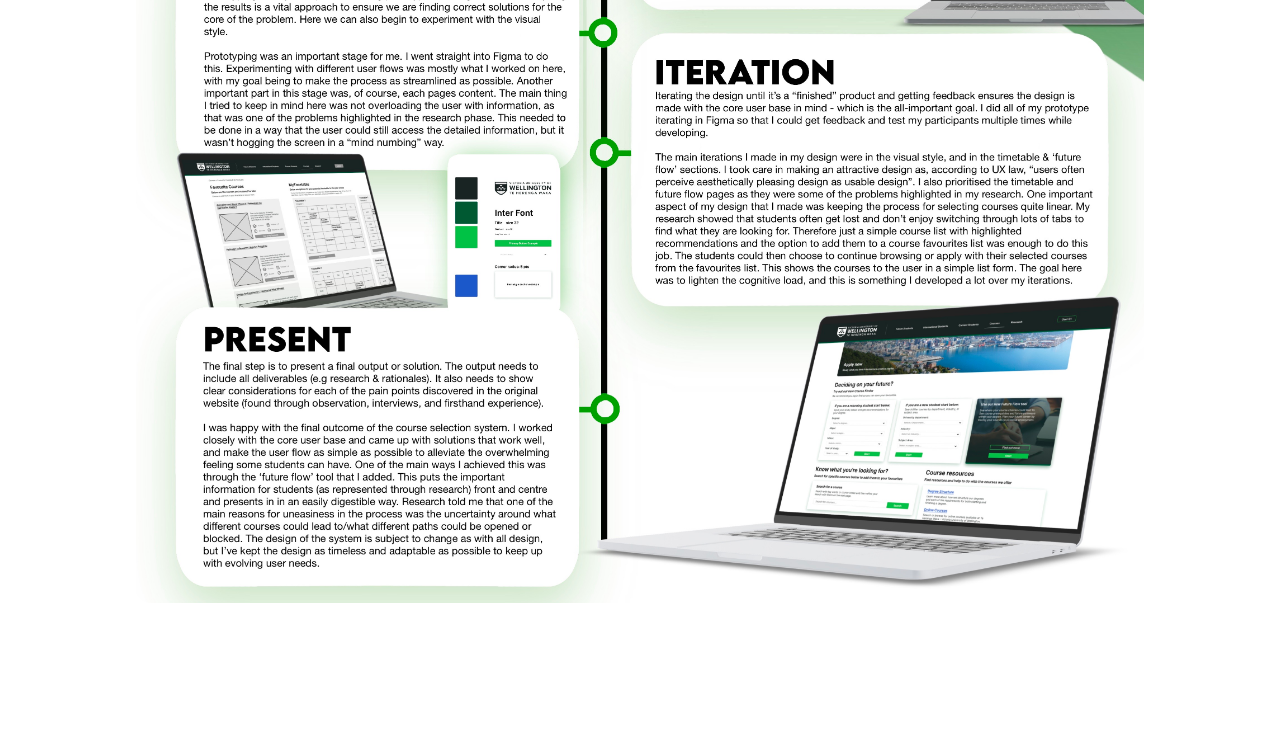
<file: website.html>
<!DOCTYPE HTML>
<!--
	Phantom by HTML5 UP
	html5up.net | @ajlkn
	Free for personal and commercial use under the CCA 3.0 license (html5up.net/license)
-->
<html>
	<head>
		<title>Course Selection Website</title>
		<meta charset="utf-8" />
		<meta name="viewport" content="width=device-width, initial-scale=1, user-scalable=no" />
		<link rel="stylesheet" href="assets/css/main.css" />
		<noscript><link rel="stylesheet" href="assets/css/noscript.css" /></noscript>
	</head>
	<body class="is-preload">
		<!-- Wrapper -->
			<div id="wrapper">

				<!-- Header -->
					<header id="header">
						<div class="inner">

							<!-- Logo -->
								<a href="index.html" class="logo">
									<span class="symbol"><img src="images/logo.svg" alt="" /></span><span class="title">Eric Buurmans</span>
								</a>

							<!-- Nav -->
								<nav>
									<ul>
										<li><a href="#menu">Menu</a></li>
									</ul>
								</nav>

						</div>
					</header>

				<!-- Menu -->
					<nav id="menu">
						<h2>Menu</h2>
						<ul>
							<li><a href="index.html">Home</a></li>
							<li><a href="App.html">Student Health App</a></li>
							<li><a href="website.html">Course Selection Website</a></li>
							<li><a href="illustrations.html">Illustrations</a></li>
							<li><a href="blender.html">Blender Environments</a></li>
							<li><a href="ecoknow.html">Eco Know Brand</a></li>
							<li><a href="next.html">Next Brand</a></li>

						</ul>
					</nav>

				<!-- Main -->
					<div id="main">
						<div class="inner">
							<h1>Course Selection Website</h1>

						
							

<p>I designed a course selection system based on research and participant interviews/testing. Selecting four university students as my participants, I set out to pinpoint exactly what they struggled with in the system, and what I could design remove those struggles.</p>


							<span class="image main"><img src="images/webimg.jpg" alt="" /></span>

							
							<p>After asking a series of questions to my four participants, I found that their frustrations mainly came from the same places; finding their major/minor requirements, working out future course plans, and dealing with course clashes. I then asked each participant to go through their process with the existing course selection system. From this, I gathered data on how students prefer to navigate the system, as well as the specific points they had trouble with. Following this, I created a customer journey map that visualised the pain points, allowing me to make clearer insights into the problems each participant ran into.</p>

							<p>Next, I brainstormed different design opportunities, mostly revolving around the idea of reducing the cognitive load and amount of choices/information the students need to keep track of themselves.</p>


<span class="image main"><img src="images/web3.png" alt="" /></span>

<p>After an initial userflow diagram and wireframes, I set out to create my design. The pages I selected to redesign were the timetable feature (where students go to input their saved courses and sort out course clashes), the future flow tool (where students can see where their courses lead to), and the individual course pages (with the added emphasis on saving courses to your favourites).</p>

<p>I kept the UI design as simple as possible for this project, as the confusing design elements on the original site made it harder to easily spot what to do on any given page. A lot of emphasis was putting the most important information the students need front and center, making sure to not bog them down with the bonus information on first glance. I also prioritised the information that my participants said they found easier to follow e.g images and brief course descriptions. Having a minimalist colour scheme and style guide helped to keep the pages simple, whilst making the main buttons and flow of the system very clear.</p>

<p>Below is a timeline of this project I created for a more in-depth look at my process:</p>

<span class="image main"><img src="images/web4.JPG" alt="" /></span>



						</div>
					</div>






			</div>

		<!-- Scripts -->
			<script src="assets/js/jquery.min.js"></script>
			<script src="assets/js/browser.min.js"></script>
			<script src="assets/js/breakpoints.min.js"></script>
			<script src="assets/js/util.js"></script>
			<script src="assets/js/main.js"></script>

	</body>
</html>
</file>
<file: assets/css/noscript.css>
/*
	Phantom by HTML5 UP
	html5up.net | @ajlkn
	Free for personal and commercial use under the CCA 3.0 license (html5up.net/license)
*/

/* Tiles */

	body.is-preload .tiles article {
		-moz-transform: none;
		-webkit-transform: none;
		-ms-transform: none;
		transform: none;
		opacity: 1;
	}
</file>
<file: assets/css/main.css>
@import url(fontawesome-all.min.css);
@import url("https://fonts.googleapis.com/css?family=Source+Sans+Pro:300,700,900");

/*
	Phantom by HTML5 UP
	html5up.net | @ajlkn
	Free for personal and commercial use under the CCA 3.0 license (html5up.net/license)
*/

html, body, div, span, applet, object,
iframe, h1, h2, h3, h4, h5, h6, p, blockquote,
pre, a, abbr, acronym, address, big, cite,
code, del, dfn, em, img, ins, kbd, q, s, samp,
small, strike, strong, sub, sup, tt, var, b,
u, i, center, dl, dt, dd, ol, ul, li, fieldset,
form, label, legend, table, caption, tbody,
tfoot, thead, tr, th, td, article, aside,
canvas, details, embed, figure, figcaption,
footer, header, hgroup, menu, nav, output, ruby,
section, summary, time, mark, audio, video {
	margin: 0;
	padding: 0;
	border: 0;
	font-size: 100%;
	font: inherit;
	vertical-align: baseline;}

article, aside, details, figcaption, figure,
footer, header, hgroup, menu, nav, section {
	display: block;}

body {
	line-height: 1;
}

ol, ul {
	list-style: none;
}

blockquote, q {
	quotes: none;
}

	blockquote:before, blockquote:after, q:before, q:after {
		content: '';
		content: none;
	}

table {
	border-collapse: collapse;
	border-spacing: 0;
}

body {
	-webkit-text-size-adjust: none;
}

mark {
	background-color: transparent;
	color: cornflowerblue;
}

input::-moz-focus-inner {
	border: 0;
	padding: 0;
}

input, select, textarea {
	-moz-appearance: none;
	-webkit-appearance: none;
	-ms-appearance: none;
	appearance: none;
}

/* Basic */

	@-ms-viewport {
		width: device-width;
	}

	body {
		-ms-overflow-style: scrollbar;
	}

	@media screen and (max-width: 480px) {

		html, body {
			min-width: 320px;
		}

	}

	html {
		box-sizing: border-box;
	}

	*, *:before, *:after {
		box-sizing: inherit;
	}

	body {
		background: #ffffff;
	}

		body.is-preload *, body.is-preload *:before, body.is-preload *:after {
			-moz-animation: none !important;
			-webkit-animation: none !important;
			-ms-animation: none !important;
			animation: none !important;
			-moz-transition: none !important;
			-webkit-transition: none !important;
			-ms-transition: none !important;
			transition: none !important;
		}

/* Type */

	body, input, select, textarea {
		color: #585858;
		font-family: "Source Sans Pro", Helvetica, sans-serif;
		font-size: 16pt;
		font-weight: 300;
		line-height: 1.75;
	}

		@media screen and (max-width: 1680px) {

			body, input, select, textarea {
				font-size: 14pt;
			}

		}

		@media screen and (max-width: 1280px) {

			body, input, select, textarea {
				font-size: 12pt;
			}

		}

	a {
		-moz-transition: border-bottom-color 0.2s ease, color 0.2s ease;
		-webkit-transition: border-bottom-color 0.2s ease, color 0.2s ease;
		-ms-transition: border-bottom-color 0.2s ease, color 0.2s ease;
		transition: border-bottom-color 0.2s ease, color 0.2s ease;
		text-decoration: none;
		color: #585858;
		border-bottom: dotted 1px rgba(88, 88, 88, 0.5);
	}

		a:hover {
			border-bottom-color: transparent;
			color: cornflowerblue !important;
		}

	strong, b {
		font-weight: 900;
	}

	em, i {
		font-style: italic;
	}

	p {
		margin: 0 0 2em 0;
	}

	h1 {
		font-size: 2.75em;
		font-weight: 700;
		line-height: 1.3;
		margin: 0 0 1em 0;
		letter-spacing: -0.035em;
	}

		h1 a {
			color: inherit;
		}

		@media screen and (max-width: 736px) {

			h1 {
				font-size: 2em;
				margin: 0 0 1em 0;
			}

		}

		@media screen and (max-width: 360px) {

			h1 {
				font-size: 1.75em;
			}

		}

	h2, h3, h4, h5, h6 {
		font-weight: 900;
		line-height: 1.5;
		margin: 0 0 2em 0;
		text-transform: uppercase;
		letter-spacing: 0.1em;
	}

		h2 a, h3 a, h4 a, h5 a, h6 a {
			color: inherit;
		}

	h2 {
		font-size: 1.3em;
		/*text-shadow: 0px 0px 15px black;
		text-shadow: 5px 5px 15px black;
		text-shadow: 5px 5px 15px black;*/
	}

	h3 {
		font-size: 1em;
	}

	h4 {
		font-size: 0.8em;
	}

	h5 {
		font-size: 0.8em;
	}

	h6 {
		font-size: 0.8em;
	}

	@media screen and (max-width: 980px) {

		h1 br, h2 br, h3 br, h4 br, h5 br, h6 br {
			display: none;
		}

	}

	@media screen and (max-width: 736px) {

		h2 {
			font-size: 1em;
		}

		h3 {
			font-size: 0.8em;
		}

	}

	sub {
		font-size: 0.8em;
		position: relative;
		top: 0.5em;
	}

	sup {
		font-size: 0.8em;
		position: relative;
		top: -0.5em;
	}

	blockquote {
		border-left: solid 4px #c9c9c9;
		font-style: italic;
		margin: 0 0 2em 0;
		padding: 0.5em 0 0.5em 2em;
	}

	code {
		background: rgba(144, 144, 144, 0.075);
		border-radius: 4px;
		border: solid 1px #c9c9c9;
		font-family: "Courier New", monospace;
		font-size: 0.9em;
		margin: 0 0.25em;
		padding: 0.25em 0.65em;
	}

	pre {
		-webkit-overflow-scrolling: touch;
		font-family: "Courier New", monospace;
		font-size: 0.9em;
		margin: 0 0 2em 0;
	}

		pre code {
			display: block;
			line-height: 1.75;
			padding: 1em 1.5em;
			overflow-x: auto;
		}

	hr {
		border: 0;
		border-bottom: solid 1px #c9c9c9;
		margin: 2em 0;
	}

		hr.major {
			margin: 3em 0;
		}

	.align-left {
		text-align: left;
	}

	.align-center {
		text-align: center;
	}

	.align-right {
		text-align: right;
	}

/* Row */

	.row {
		display: flex;
		flex-wrap: wrap;
		box-sizing: border-box;
		align-items: stretch;
	}

		.row > * {
			box-sizing: border-box;
		}

		.row.gtr-uniform > * > :last-child {
			margin-bottom: 0;
		}

		.row.aln-left {
			justify-content: flex-start;
		}

		.row.aln-center {
			justify-content: center;
		}

		.row.aln-right {
			justify-content: flex-end;
		}

		.row.aln-top {
			align-items: flex-start;
		}

		.row.aln-middle {
			align-items: center;
		}

		.row.aln-bottom {
			align-items: flex-end;
		}

		.row > .imp {
			order: -1;
		}

		.row > .col-1 {
			width: 8.33333%;
		}

		.row > .off-1 {
			margin-left: 8.33333%;
		}

		.row > .col-2 {
			width: 16.66667%;
		}

		.row > .off-2 {
			margin-left: 16.66667%;
		}

		.row > .col-3 {
			width: 25%;
		}

		.row > .off-3 {
			margin-left: 25%;
		}

		.row > .col-4 {
			width: 33.33333%;
		}

		.row > .off-4 {
			margin-left: 33.33333%;
		}

		.row > .col-5 {
			width: 41.66667%;
		}

		.row > .off-5 {
			margin-left: 41.66667%;
		}

		.row > .col-6 {
			width: 50%;
		}

		.row > .off-6 {
			margin-left: 50%;
		}

		.row > .col-7 {
			width: 58.33333%;
		}

		.row > .off-7 {
			margin-left: 58.33333%;
		}

		.row > .col-8 {
			width: 66.66667%;
		}

		.row > .off-8 {
			margin-left: 66.66667%;
		}

		.row > .col-9 {
			width: 75%;
		}

		.row > .off-9 {
			margin-left: 75%;
		}

		.row > .col-10 {
			width: 83.33333%;
		}

		.row > .off-10 {
			margin-left: 83.33333%;
		}

		.row > .col-11 {
			width: 91.66667%;
		}

		.row > .off-11 {
			margin-left: 91.66667%;
		}

		.row > .col-12 {
			width: 100%;
		}

		.row > .off-12 {
			margin-left: 100%;
		}

		.row.gtr-0 {
			margin-top: 0;
			margin-left: 0em;
		}

			.row.gtr-0 > * {
				padding: 0 0 0 0em;
			}

			.row.gtr-0.gtr-uniform {
				margin-top: 0em;
			}

				.row.gtr-0.gtr-uniform > * {
					padding-top: 0em;
				}

		.row.gtr-25 {
			margin-top: 0;
			margin-left: -0.5em;
		}

			.row.gtr-25 > * {
				padding: 0 0 0 0.5em;
			}

			.row.gtr-25.gtr-uniform {
				margin-top: -0.5em;
			}

				.row.gtr-25.gtr-uniform > * {
					padding-top: 0.5em;
				}

		.row.gtr-50 {
			margin-top: 0;
			margin-left: -1em;
		}

			.row.gtr-50 > * {
				padding: 0 0 0 1em;
			}

			.row.gtr-50.gtr-uniform {
				margin-top: -1em;
			}

				.row.gtr-50.gtr-uniform > * {
					padding-top: 1em;
				}

		.row {
			margin-top: 0;
			margin-left: -2em;
		}

			.row > * {
				padding: 0 0 0 2em;
			}

			.row.gtr-uniform {
				margin-top: -2em;
			}

				.row.gtr-uniform > * {
					padding-top: 2em;
				}

		.row.gtr-150 {
			margin-top: 0;
			margin-left: -3em;
		}

			.row.gtr-150 > * {
				padding: 0 0 0 3em;
			}

			.row.gtr-150.gtr-uniform {
				margin-top: -3em;
			}

				.row.gtr-150.gtr-uniform > * {
					padding-top: 3em;
				}

		.row.gtr-200 {
			margin-top: 0;
			margin-left: -4em;
		}

			.row.gtr-200 > * {
				padding: 0 0 0 4em;
			}

			.row.gtr-200.gtr-uniform {
				margin-top: -4em;
			}

				.row.gtr-200.gtr-uniform > * {
					padding-top: 4em;
				}

		@media screen and (max-width: 1680px) {

			.row {
				display: flex;
				flex-wrap: wrap;
				box-sizing: border-box;
				align-items: stretch;
			}

				.row > * {
					box-sizing: border-box;
				}

				.row.gtr-uniform > * > :last-child {
					margin-bottom: 0;
				}

				.row.aln-left {
					justify-content: flex-start;
				}

				.row.aln-center {
					justify-content: center;
				}

				.row.aln-right {
					justify-content: flex-end;
				}

				.row.aln-top {
					align-items: flex-start;
				}

				.row.aln-middle {
					align-items: center;
				}

				.row.aln-bottom {
					align-items: flex-end;
				}

				.row > .imp-xlarge {
					order: -1;
				}

				.row > .col-1-xlarge {
					width: 8.33333%;
				}

				.row > .off-1-xlarge {
					margin-left: 8.33333%;
				}

				.row > .col-2-xlarge {
					width: 16.66667%;
				}

				.row > .off-2-xlarge {
					margin-left: 16.66667%;
				}

				.row > .col-3-xlarge {
					width: 25%;
				}

				.row > .off-3-xlarge {
					margin-left: 25%;
				}

				.row > .col-4-xlarge {
					width: 33.33333%;
				}

				.row > .off-4-xlarge {
					margin-left: 33.33333%;
				}

				.row > .col-5-xlarge {
					width: 41.66667%;
				}

				.row > .off-5-xlarge {
					margin-left: 41.66667%;
				}

				.row > .col-6-xlarge {
					width: 50%;
				}

				.row > .off-6-xlarge {
					margin-left: 50%;
				}

				.row > .col-7-xlarge {
					width: 58.33333%;
				}

				.row > .off-7-xlarge {
					margin-left: 58.33333%;
				}

				.row > .col-8-xlarge {
					width: 66.66667%;
				}

				.row > .off-8-xlarge {
					margin-left: 66.66667%;
				}

				.row > .col-9-xlarge {
					width: 75%;
				}

				.row > .off-9-xlarge {
					margin-left: 75%;
				}

				.row > .col-10-xlarge {
					width: 83.33333%;
				}

				.row > .off-10-xlarge {
					margin-left: 83.33333%;
				}

				.row > .col-11-xlarge {
					width: 91.66667%;
				}

				.row > .off-11-xlarge {
					margin-left: 91.66667%;
				}

				.row > .col-12-xlarge {
					width: 100%;
				}

				.row > .off-12-xlarge {
					margin-left: 100%;
				}

				.row.gtr-0 {
					margin-top: 0;
					margin-left: 0em;
				}

					.row.gtr-0 > * {
						padding: 0 0 0 0em;
					}

					.row.gtr-0.gtr-uniform {
						margin-top: 0em;
					}

						.row.gtr-0.gtr-uniform > * {
							padding-top: 0em;
						}

				.row.gtr-25 {
					margin-top: 0;
					margin-left: -0.5em;
				}

					.row.gtr-25 > * {
						padding: 0 0 0 0.5em;
					}

					.row.gtr-25.gtr-uniform {
						margin-top: -0.5em;
					}

						.row.gtr-25.gtr-uniform > * {
							padding-top: 0.5em;
						}

				.row.gtr-50 {
					margin-top: 0;
					margin-left: -1em;
				}

					.row.gtr-50 > * {
						padding: 0 0 0 1em;
					}

					.row.gtr-50.gtr-uniform {
						margin-top: -1em;
					}

						.row.gtr-50.gtr-uniform > * {
							padding-top: 1em;
						}

				.row {
					margin-top: 0;
					margin-left: -2em;
				}

					.row > * {
						padding: 0 0 0 2em;
					}

					.row.gtr-uniform {
						margin-top: -2em;
					}

						.row.gtr-uniform > * {
							padding-top: 2em;
						}

				.row.gtr-150 {
					margin-top: 0;
					margin-left: -3em;
				}

					.row.gtr-150 > * {
						padding: 0 0 0 3em;
					}

					.row.gtr-150.gtr-uniform {
						margin-top: -3em;
					}

						.row.gtr-150.gtr-uniform > * {
							padding-top: 3em;
						}

				.row.gtr-200 {
					margin-top: 0;
					margin-left: -4em;
				}

					.row.gtr-200 > * {
						padding: 0 0 0 4em;
					}

					.row.gtr-200.gtr-uniform {
						margin-top: -4em;
					}

						.row.gtr-200.gtr-uniform > * {
							padding-top: 4em;
						}

		}

		@media screen and (max-width: 1280px) {

			.row {
				display: flex;
				flex-wrap: wrap;
				box-sizing: border-box;
				align-items: stretch;
			}

				.row > * {
					box-sizing: border-box;
				}

				.row.gtr-uniform > * > :last-child {
					margin-bottom: 0;
				}

				.row.aln-left {
					justify-content: flex-start;
				}

				.row.aln-center {
					justify-content: center;
				}

				.row.aln-right {
					justify-content: flex-end;
				}

				.row.aln-top {
					align-items: flex-start;
				}

				.row.aln-middle {
					align-items: center;
				}

				.row.aln-bottom {
					align-items: flex-end;
				}

				.row > .imp-large {
					order: -1;
				}

				.row > .col-1-large {
					width: 8.33333%;
				}

				.row > .off-1-large {
					margin-left: 8.33333%;
				}

				.row > .col-2-large {
					width: 16.66667%;
				}

				.row > .off-2-large {
					margin-left: 16.66667%;
				}

				.row > .col-3-large {
					width: 25%;
				}

				.row > .off-3-large {
					margin-left: 25%;
				}

				.row > .col-4-large {
					width: 33.33333%;
				}

				.row > .off-4-large {
					margin-left: 33.33333%;
				}

				.row > .col-5-large {
					width: 41.66667%;
				}

				.row > .off-5-large {
					margin-left: 41.66667%;
				}

				.row > .col-6-large {
					width: 50%;
				}

				.row > .off-6-large {
					margin-left: 50%;
				}

				.row > .col-7-large {
					width: 58.33333%;
				}

				.row > .off-7-large {
					margin-left: 58.33333%;
				}

				.row > .col-8-large {
					width: 66.66667%;
				}

				.row > .off-8-large {
					margin-left: 66.66667%;
				}

				.row > .col-9-large {
					width: 75%;
				}

				.row > .off-9-large {
					margin-left: 75%;
				}

				.row > .col-10-large {
					width: 83.33333%;
				}

				.row > .off-10-large {
					margin-left: 83.33333%;
				}

				.row > .col-11-large {
					width: 91.66667%;
				}

				.row > .off-11-large {
					margin-left: 91.66667%;
				}

				.row > .col-12-large {
					width: 100%;
				}

				.row > .off-12-large {
					margin-left: 100%;
				}

				.row.gtr-0 {
					margin-top: 0;
					margin-left: 0em;
				}

					.row.gtr-0 > * {
						padding: 0 0 0 0em;
					}

					.row.gtr-0.gtr-uniform {
						margin-top: 0em;
					}

						.row.gtr-0.gtr-uniform > * {
							padding-top: 0em;
						}

				.row.gtr-25 {
					margin-top: 0;
					margin-left: -0.5em;
				}

					.row.gtr-25 > * {
						padding: 0 0 0 0.5em;
					}

					.row.gtr-25.gtr-uniform {
						margin-top: -0.5em;
					}

						.row.gtr-25.gtr-uniform > * {
							padding-top: 0.5em;
						}

				.row.gtr-50 {
					margin-top: 0;
					margin-left: -1em;
				}

					.row.gtr-50 > * {
						padding: 0 0 0 1em;
					}

					.row.gtr-50.gtr-uniform {
						margin-top: -1em;
					}

						.row.gtr-50.gtr-uniform > * {
							padding-top: 1em;
						}

				.row {
					margin-top: 0;
					margin-left: -2em;
				}

					.row > * {
						padding: 0 0 0 2em;
					}

					.row.gtr-uniform {
						margin-top: -2em;
					}

						.row.gtr-uniform > * {
							padding-top: 2em;
						}

				.row.gtr-150 {
					margin-top: 0;
					margin-left: -3em;
				}

					.row.gtr-150 > * {
						padding: 0 0 0 3em;
					}

					.row.gtr-150.gtr-uniform {
						margin-top: -3em;
					}

						.row.gtr-150.gtr-uniform > * {
							padding-top: 3em;
						}

				.row.gtr-200 {
					margin-top: 0;
					margin-left: -4em;
				}

					.row.gtr-200 > * {
						padding: 0 0 0 4em;
					}

					.row.gtr-200.gtr-uniform {
						margin-top: -4em;
					}

						.row.gtr-200.gtr-uniform > * {
							padding-top: 4em;
						}

		}

		@media screen and (max-width: 980px) {

			.row {
				display: flex;
				flex-wrap: wrap;
				box-sizing: border-box;
				align-items: stretch;
			}

				.row > * {
					box-sizing: border-box;
				}

				.row.gtr-uniform > * > :last-child {
					margin-bottom: 0;
				}

				.row.aln-left {
					justify-content: flex-start;
				}

				.row.aln-center {
					justify-content: center;
				}

				.row.aln-right {
					justify-content: flex-end;
				}

				.row.aln-top {
					align-items: flex-start;
				}

				.row.aln-middle {
					align-items: center;
				}

				.row.aln-bottom {
					align-items: flex-end;
				}

				.row > .imp-medium {
					order: -1;
				}

				.row > .col-1-medium {
					width: 8.33333%;
				}

				.row > .off-1-medium {
					margin-left: 8.33333%;
				}

				.row > .col-2-medium {
					width: 16.66667%;
				}

				.row > .off-2-medium {
					margin-left: 16.66667%;
				}

				.row > .col-3-medium {
					width: 25%;
				}

				.row > .off-3-medium {
					margin-left: 25%;
				}

				.row > .col-4-medium {
					width: 33.33333%;
				}

				.row > .off-4-medium {
					margin-left: 33.33333%;
				}

				.row > .col-5-medium {
					width: 41.66667%;
				}

				.row > .off-5-medium {
					margin-left: 41.66667%;
				}

				.row > .col-6-medium {
					width: 50%;
				}

				.row > .off-6-medium {
					margin-left: 50%;
				}

				.row > .col-7-medium {
					width: 58.33333%;
				}

				.row > .off-7-medium {
					margin-left: 58.33333%;
				}

				.row > .col-8-medium {
					width: 66.66667%;
				}

				.row > .off-8-medium {
					margin-left: 66.66667%;
				}

				.row > .col-9-medium {
					width: 75%;
				}

				.row > .off-9-medium {
					margin-left: 75%;
				}

				.row > .col-10-medium {
					width: 83.33333%;
				}

				.row > .off-10-medium {
					margin-left: 83.33333%;
				}

				.row > .col-11-medium {
					width: 91.66667%;
				}

				.row > .off-11-medium {
					margin-left: 91.66667%;
				}

				.row > .col-12-medium {
					width: 100%;
				}

				.row > .off-12-medium {
					margin-left: 100%;
				}

				.row.gtr-0 {
					margin-top: 0;
					margin-left: 0em;
				}

					.row.gtr-0 > * {
						padding: 0 0 0 0em;
					}

					.row.gtr-0.gtr-uniform {
						margin-top: 0em;
					}

						.row.gtr-0.gtr-uniform > * {
							padding-top: 0em;
						}

				.row.gtr-25 {
					margin-top: 0;
					margin-left: -0.375em;
				}

					.row.gtr-25 > * {
						padding: 0 0 0 0.375em;
					}

					.row.gtr-25.gtr-uniform {
						margin-top: -0.375em;
					}

						.row.gtr-25.gtr-uniform > * {
							padding-top: 0.375em;
						}

				.row.gtr-50 {
					margin-top: 0;
					margin-left: -0.75em;
				}

					.row.gtr-50 > * {
						padding: 0 0 0 0.75em;
					}

					.row.gtr-50.gtr-uniform {
						margin-top: -0.75em;
					}

						.row.gtr-50.gtr-uniform > * {
							padding-top: 0.75em;
						}

				.row {
					margin-top: 0;
					margin-left: -1.5em;
				}

					.row > * {
						padding: 0 0 0 1.5em;
					}

					.row.gtr-uniform {
						margin-top: -1.5em;
					}

						.row.gtr-uniform > * {
							padding-top: 1.5em;
						}

				.row.gtr-150 {
					margin-top: 0;
					margin-left: -2.25em;
				}

					.row.gtr-150 > * {
						padding: 0 0 0 2.25em;
					}

					.row.gtr-150.gtr-uniform {
						margin-top: -2.25em;
					}

						.row.gtr-150.gtr-uniform > * {
							padding-top: 2.25em;
						}

				.row.gtr-200 {
					margin-top: 0;
					margin-left: -3em;
				}

					.row.gtr-200 > * {
						padding: 0 0 0 3em;
					}

					.row.gtr-200.gtr-uniform {
						margin-top: -3em;
					}

						.row.gtr-200.gtr-uniform > * {
							padding-top: 3em;
						}

		}

		@media screen and (max-width: 736px) {

			.row {
				display: flex;
				flex-wrap: wrap;
				box-sizing: border-box;
				align-items: stretch;
			}

				.row > * {
					box-sizing: border-box;
				}

				.row.gtr-uniform > * > :last-child {
					margin-bottom: 0;
				}

				.row.aln-left {
					justify-content: flex-start;
				}

				.row.aln-center {
					justify-content: center;
				}

				.row.aln-right {
					justify-content: flex-end;
				}

				.row.aln-top {
					align-items: flex-start;
				}

				.row.aln-middle {
					align-items: center;
				}

				.row.aln-bottom {
					align-items: flex-end;
				}

				.row > .imp-small {
					order: -1;
				}

				.row > .col-1-small {
					width: 8.33333%;
				}

				.row > .off-1-small {
					margin-left: 8.33333%;
				}

				.row > .col-2-small {
					width: 16.66667%;
				}

				.row > .off-2-small {
					margin-left: 16.66667%;
				}

				.row > .col-3-small {
					width: 25%;
				}

				.row > .off-3-small {
					margin-left: 25%;
				}

				.row > .col-4-small {
					width: 33.33333%;
				}

				.row > .off-4-small {
					margin-left: 33.33333%;
				}

				.row > .col-5-small {
					width: 41.66667%;
				}

				.row > .off-5-small {
					margin-left: 41.66667%;
				}

				.row > .col-6-small {
					width: 50%;
				}

				.row > .off-6-small {
					margin-left: 50%;
				}

				.row > .col-7-small {
					width: 58.33333%;
				}

				.row > .off-7-small {
					margin-left: 58.33333%;
				}

				.row > .col-8-small {
					width: 66.66667%;
				}

				.row > .off-8-small {
					margin-left: 66.66667%;
				}

				.row > .col-9-small {
					width: 75%;
				}

				.row > .off-9-small {
					margin-left: 75%;
				}

				.row > .col-10-small {
					width: 83.33333%;
				}

				.row > .off-10-small {
					margin-left: 83.33333%;
				}

				.row > .col-11-small {
					width: 91.66667%;
				}

				.row > .off-11-small {
					margin-left: 91.66667%;
				}

				.row > .col-12-small {
					width: 100%;
				}

				.row > .off-12-small {
					margin-left: 100%;
				}

				.row.gtr-0 {
					margin-top: 0;
					margin-left: 0em;
				}

					.row.gtr-0 > * {
						padding: 0 0 0 0em;
					}

					.row.gtr-0.gtr-uniform {
						margin-top: 0em;
					}

						.row.gtr-0.gtr-uniform > * {
							padding-top: 0em;
						}

				.row.gtr-25 {
					margin-top: 0;
					margin-left: -0.25em;
				}

					.row.gtr-25 > * {
						padding: 0 0 0 0.25em;
					}

					.row.gtr-25.gtr-uniform {
						margin-top: -0.25em;
					}

						.row.gtr-25.gtr-uniform > * {
							padding-top: 0.25em;
						}

				.row.gtr-50 {
					margin-top: 0;
					margin-left: -0.5em;
				}

					.row.gtr-50 > * {
						padding: 0 0 0 0.5em;
					}

					.row.gtr-50.gtr-uniform {
						margin-top: -0.5em;
					}

						.row.gtr-50.gtr-uniform > * {
							padding-top: 0.5em;
						}

				.row {
					margin-top: 0;
					margin-left: -1em;
				}

					.row > * {
						padding: 0 0 0 1em;
					}

					.row.gtr-uniform {
						margin-top: -1em;
					}

						.row.gtr-uniform > * {
							padding-top: 1em;
						}

				.row.gtr-150 {
					margin-top: 0;
					margin-left: -1.5em;
				}

					.row.gtr-150 > * {
						padding: 0 0 0 1.5em;
					}

					.row.gtr-150.gtr-uniform {
						margin-top: -1.5em;
					}

						.row.gtr-150.gtr-uniform > * {
							padding-top: 1.5em;
						}

				.row.gtr-200 {
					margin-top: 0;
					margin-left: -2em;
				}

					.row.gtr-200 > * {
						padding: 0 0 0 2em;
					}

					.row.gtr-200.gtr-uniform {
						margin-top: -2em;
					}

						.row.gtr-200.gtr-uniform > * {
							padding-top: 2em;
						}

		}

		@media screen and (max-width: 480px) {

			.row {
				display: flex;
				flex-wrap: wrap;
				box-sizing: border-box;
				align-items: stretch;
			}

				.row > * {
					box-sizing: border-box;
				}

				.row.gtr-uniform > * > :last-child {
					margin-bottom: 0;
				}

				.row.aln-left {
					justify-content: flex-start;
				}

				.row.aln-center {
					justify-content: center;
				}

				.row.aln-right {
					justify-content: flex-end;
				}

				.row.aln-top {
					align-items: flex-start;
				}

				.row.aln-middle {
					align-items: center;
				}

				.row.aln-bottom {
					align-items: flex-end;
				}

				.row > .imp-xsmall {
					order: -1;
				}

				.row > .col-1-xsmall {
					width: 8.33333%;
				}

				.row > .off-1-xsmall {
					margin-left: 8.33333%;
				}

				.row > .col-2-xsmall {
					width: 16.66667%;
				}

				.row > .off-2-xsmall {
					margin-left: 16.66667%;
				}

				.row > .col-3-xsmall {
					width: 25%;
				}

				.row > .off-3-xsmall {
					margin-left: 25%;
				}

				.row > .col-4-xsmall {
					width: 33.33333%;
				}

				.row > .off-4-xsmall {
					margin-left: 33.33333%;
				}

				.row > .col-5-xsmall {
					width: 41.66667%;
				}

				.row > .off-5-xsmall {
					margin-left: 41.66667%;
				}

				.row > .col-6-xsmall {
					width: 50%;
				}

				.row > .off-6-xsmall {
					margin-left: 50%;
				}

				.row > .col-7-xsmall {
					width: 58.33333%;
				}

				.row > .off-7-xsmall {
					margin-left: 58.33333%;
				}

				.row > .col-8-xsmall {
					width: 66.66667%;
				}

				.row > .off-8-xsmall {
					margin-left: 66.66667%;
				}

				.row > .col-9-xsmall {
					width: 75%;
				}

				.row > .off-9-xsmall {
					margin-left: 75%;
				}

				.row > .col-10-xsmall {
					width: 83.33333%;
				}

				.row > .off-10-xsmall {
					margin-left: 83.33333%;
				}

				.row > .col-11-xsmall {
					width: 91.66667%;
				}

				.row > .off-11-xsmall {
					margin-left: 91.66667%;
				}

				.row > .col-12-xsmall {
					width: 100%;
				}

				.row > .off-12-xsmall {
					margin-left: 100%;
				}

				.row.gtr-0 {
					margin-top: 0;
					margin-left: 0em;
				}

					.row.gtr-0 > * {
						padding: 0 0 0 0em;
					}

					.row.gtr-0.gtr-uniform {
						margin-top: 0em;
					}

						.row.gtr-0.gtr-uniform > * {
							padding-top: 0em;
						}

				.row.gtr-25 {
					margin-top: 0;
					margin-left: -0.25em;
				}

					.row.gtr-25 > * {
						padding: 0 0 0 0.25em;
					}

					.row.gtr-25.gtr-uniform {
						margin-top: -0.25em;
					}

						.row.gtr-25.gtr-uniform > * {
							padding-top: 0.25em;
						}

				.row.gtr-50 {
					margin-top: 0;
					margin-left: -0.5em;
				}

					.row.gtr-50 > * {
						padding: 0 0 0 0.5em;
					}

					.row.gtr-50.gtr-uniform {
						margin-top: -0.5em;
					}

						.row.gtr-50.gtr-uniform > * {
							padding-top: 0.5em;
						}

				.row {
					margin-top: 0;
					margin-left: -1em;
				}

					.row > * {
						padding: 0 0 0 1em;
					}

					.row.gtr-uniform {
						margin-top: -1em;
					}

						.row.gtr-uniform > * {
							padding-top: 1em;
						}

				.row.gtr-150 {
					margin-top: 0;
					margin-left: -1.5em;
				}

					.row.gtr-150 > * {
						padding: 0 0 0 1.5em;
					}

					.row.gtr-150.gtr-uniform {
						margin-top: -1.5em;
					}

						.row.gtr-150.gtr-uniform > * {
							padding-top: 1.5em;
						}

				.row.gtr-200 {
					margin-top: 0;
					margin-left: -2em;
				}

					.row.gtr-200 > * {
						padding: 0 0 0 2em;
					}

					.row.gtr-200.gtr-uniform {
						margin-top: -2em;
					}

						.row.gtr-200.gtr-uniform > * {
							padding-top: 2em;
						}

		}

/* Section/Article */

	section.special, article.special {
		text-align: center;
	}

	header p {
		margin-top: -1em;
	}

	@media screen and (max-width: 736px) {

		header p {
			margin-top: 0;
		}

	}

/* Icon */

	.icon {
		text-decoration: none;
		border-bottom: none;
		position: relative;
	}

		.icon:before {
			-moz-osx-font-smoothing: grayscale;
			-webkit-font-smoothing: antialiased;
			display: inline-block;
			font-style: normal;
			font-variant: normal;
			text-rendering: auto;
			line-height: 1;
			text-transform: none !important;
			font-family: 'Font Awesome 5 Free';
			font-weight: 400;
		}

		.icon > .label {
			display: none;
		}

		.icon:before {
			line-height: inherit;
		}

		.icon.solid:before {
			font-weight: 900;
		}

		.icon.brands:before {
			font-family: 'Font Awesome 5 Brands';
		}

		.icon.style2 {
			-moz-transition: background-color 0.2s ease-in-out, color 0.2s ease-in-out, border-color 0.2s ease-in-out;
			-webkit-transition: background-color 0.2s ease-in-out, color 0.2s ease-in-out, border-color 0.2s ease-in-out;
			-ms-transition: background-color 0.2s ease-in-out, color 0.2s ease-in-out, border-color 0.2s ease-in-out;
			transition: background-color 0.2s ease-in-out, color 0.2s ease-in-out, border-color 0.2s ease-in-out;
			background-color: transparent;
			border: solid 1px #c9c9c9;
			border-radius: 4px;
			width: 2.65em;
			height: 2.65em;
			display: inline-block;
			text-align: center;
			line-height: 2.65em;
			color: inherit;
		}

			.icon.style2:before {
				font-size: 1.1em;
			}

			.icon.style2:hover {
				color: cornflowerblue;
				border-color: cornflowerblue;
			}

			.icon.style2:active {
				background-color: cornflowerblue;
			}

/* List */

	ol {
		list-style: decimal;
		margin: 0 0 2em 0;
		padding-left: 1.25em;
	}

		ol li {
			padding-left: 0.25em;
		}

	ul {
		list-style: disc;
		margin: 0 0 2em 0;
		padding-left: 1em;
	}

		ul li {
			padding-left: 0.5em;
		}

		ul.alt {
			list-style: none;
			padding-left: 0;
		}

			ul.alt li {
				border-top: solid 1px #c9c9c9;
				padding: 0.5em 0;
			}

				ul.alt li:first-child {
					border-top: 0;
					padding-top: 0;
				}

	dl {
		margin: 0 0 2em 0;
	}

		dl dt {
			display: block;
			font-weight: 900;
			margin: 0 0 1em 0;
		}

		dl dd {
			margin-left: 2em;
		}

/* Actions */

	ul.actions {
		display: -moz-flex;
		display: -webkit-flex;
		display: -ms-flex;
		display: flex;
		cursor: default;
		list-style: none;
		margin-left: -1em;
		padding-left: 0;
	}

		ul.actions li {
			padding: 0 0 0 1em;
			vertical-align: middle;
		}

		ul.actions.special {
			-moz-justify-content: center;
			-webkit-justify-content: center;
			-ms-justify-content: center;
			justify-content: center;
			width: 100%;
			margin-left: 0;
		}

			ul.actions.special li:first-child {
				padding-left: 0;
			}

		ul.actions.stacked {
			-moz-flex-direction: column;
			-webkit-flex-direction: column;
			-ms-flex-direction: column;
			flex-direction: column;
			margin-left: 0;
		}

			ul.actions.stacked li {
				padding: 1.3em 0 0 0;
			}

				ul.actions.stacked li:first-child {
					padding-top: 0;
				}

		ul.actions.fit {
			width: calc(100% + 1em);
		}

			ul.actions.fit li {
				-moz-flex-grow: 1;
				-webkit-flex-grow: 1;
				-ms-flex-grow: 1;
				flex-grow: 1;
				-moz-flex-shrink: 1;
				-webkit-flex-shrink: 1;
				-ms-flex-shrink: 1;
				flex-shrink: 1;
				width: 100%;
			}

				ul.actions.fit li > * {
					width: 100%;
				}

			ul.actions.fit.stacked {
				width: 100%;
			}

		@media screen and (max-width: 480px) {

			ul.actions:not(.fixed) {
				-moz-flex-direction: column;
				-webkit-flex-direction: column;
				-ms-flex-direction: column;
				flex-direction: column;
				margin-left: 0;
				width: 100% !important;
			}

				ul.actions:not(.fixed) li {
					-moz-flex-grow: 1;
					-webkit-flex-grow: 1;
					-ms-flex-grow: 1;
					flex-grow: 1;
					-moz-flex-shrink: 1;
					-webkit-flex-shrink: 1;
					-ms-flex-shrink: 1;
					flex-shrink: 1;
					padding: 1em 0 0 0;
					text-align: center;
					width: 100%;
				}

					ul.actions:not(.fixed) li > * {
						width: 100%;
					}

					ul.actions:not(.fixed) li:first-child {
						padding-top: 0;
					}

					ul.actions:not(.fixed) li input[type="submit"],
					ul.actions:not(.fixed) li input[type="reset"],
					ul.actions:not(.fixed) li input[type="button"],
					ul.actions:not(.fixed) li button,
					ul.actions:not(.fixed) li .button {
						width: 100%;
					}

						ul.actions:not(.fixed) li input[type="submit"].icon:before,
						ul.actions:not(.fixed) li input[type="reset"].icon:before,
						ul.actions:not(.fixed) li input[type="button"].icon:before,
						ul.actions:not(.fixed) li button.icon:before,
						ul.actions:not(.fixed) li .button.icon:before {
							margin-left: -0.5rem;
						}

		}

/* Icons */

	ul.icons {
		cursor: default;
		list-style: none;
		padding-left: 0;
		margin: -1em 0 2em -1em;
	}

		ul.icons li {
			display: inline-block;
			padding: 1em 0 0 1em;
		}

/* Form */

	form {
		margin: 0 0 2em 0;
		overflow-x: hidden;
	}

		form > :last-child {
			margin-bottom: 0;
		}

		form > .fields {
			display: -moz-flex;
			display: -webkit-flex;
			display: -ms-flex;
			display: flex;
			-moz-flex-wrap: wrap;
			-webkit-flex-wrap: wrap;
			-ms-flex-wrap: wrap;
			flex-wrap: wrap;
			width: calc(100% + 3em);
			margin: -1.5em 0 2em -1.5em;
		}

			form > .fields > .field {
				-moz-flex-grow: 0;
				-webkit-flex-grow: 0;
				-ms-flex-grow: 0;
				flex-grow: 0;
				-moz-flex-shrink: 0;
				-webkit-flex-shrink: 0;
				-ms-flex-shrink: 0;
				flex-shrink: 0;
				padding: 1.5em 0 0 1.5em;
				width: calc(100% - 1.5em);
			}

				form > .fields > .field.half {
					width: calc(50% - 0.75em);
				}

				form > .fields > .field.third {
					width: calc(100%/3 - 0.5em);
				}

				form > .fields > .field.quarter {
					width: calc(25% - 0.375em);
				}

		@media screen and (max-width: 480px) {

			form > .fields {
				width: calc(100% + 3em);
				margin: -1.5em 0 2em -1.5em;
			}

				form > .fields > .field {
					padding: 1.5em 0 0 1.5em;
					width: calc(100% - 1.5em);
				}

					form > .fields > .field.half {
						width: calc(100% - 1.5em);
					}

					form > .fields > .field.third {
						width: calc(100% - 1.5em);
					}

					form > .fields > .field.quarter {
						width: calc(100% - 1.5em);
					}

		}

	label {
		display: block;
		font-size: 0.9em;
		font-weight: 900;
		margin: 0 0 1em 0;
	}

	input[type="text"],
	input[type="password"],
	input[type="email"],
	input[type="tel"],
	select,
	textarea {
		-moz-appearance: none;
		-webkit-appearance: none;
		-ms-appearance: none;
		appearance: none;
		background-color: transparent;
		border: none;
		border-radius: 0;
		border-bottom: solid 1px #c9c9c9;
		color: inherit;
		display: block;
		outline: 0;
		padding: 0;
		text-decoration: none;
		width: 100%;
	}

		input[type="text"]:invalid,
		input[type="password"]:invalid,
		input[type="email"]:invalid,
		input[type="tel"]:invalid,
		select:invalid,
		textarea:invalid {
			box-shadow: none;
		}

		input[type="text"]:focus,
		input[type="password"]:focus,
		input[type="email"]:focus,
		input[type="tel"]:focus,
		select:focus,
		textarea:focus {
			border-bottom-color: cornflowerblue;
			box-shadow: inset 0 -1px 0 0 cornflowerblue;
		}

	select {
		background-image: url("data:image/svg+xml;charset=utf8,%3Csvg xmlns='http://www.w3.org/2000/svg' width='40' height='40' preserveAspectRatio='none' viewBox='0 0 40 40'%3E%3Cpath d='M9.4,12.3l10.4,10.4l10.4-10.4c0.2-0.2,0.5-0.4,0.9-0.4c0.3,0,0.6,0.1,0.9,0.4l3.3,3.3c0.2,0.2,0.4,0.5,0.4,0.9 c0,0.4-0.1,0.6-0.4,0.9L20.7,31.9c-0.2,0.2-0.5,0.4-0.9,0.4c-0.3,0-0.6-0.1-0.9-0.4L4.3,17.3c-0.2-0.2-0.4-0.5-0.4-0.9 c0-0.4,0.1-0.6,0.4-0.9l3.3-3.3c0.2-0.2,0.5-0.4,0.9-0.4S9.1,12.1,9.4,12.3z' fill='%23c9c9c9' /%3E%3C/svg%3E");
		background-size: 1.25rem;
		background-repeat: no-repeat;
		background-position: calc(100% - 1rem) center;
		height: 3em;
		padding-right: 3em;
		text-overflow: ellipsis;
	}

		select option {
			background: #ffffff;
		}

		select:focus::-ms-value {
			background-color: transparent;
		}

		select::-ms-expand {
			display: none;
		}

	input[type="text"],
	input[type="password"],
	input[type="email"],
	select {
		height: 3em;
	}

	textarea {
		padding: 0;
		min-height: 3.75em;
	}

	input[type="checkbox"],
	input[type="radio"] {
		-moz-appearance: none;
		-webkit-appearance: none;
		-ms-appearance: none;
		appearance: none;
		display: block;
		float: left;
		margin-right: -2em;
		opacity: 0;
		width: 1em;
		z-index: -1;
	}

		input[type="checkbox"] + label,
		input[type="radio"] + label {
			text-decoration: none;
			color: cornflowerblue;
			cursor: pointer;
			display: inline-block;
			font-size: 1em;
			font-weight: 300;
			padding-left: 2.55em;
			padding-right: 0.75em;
			position: relative;
		}

			input[type="checkbox"] + label:before,
			input[type="radio"] + label:before {
				-moz-osx-font-smoothing: grayscale;
				-webkit-font-smoothing: antialiased;
				display: inline-block;
				font-style: normal;
				font-variant: normal;
				text-rendering: auto;
				line-height: 1;
				text-transform: none !important;
				font-family: 'Font Awesome 5 Free';
				font-weight: 900;
			}

			input[type="checkbox"] + label:before,
			input[type="radio"] + label:before {
				border-radius: 4px;
				border: solid 1px #c9c9c9;
				content: '';
				display: inline-block;
				font-size: 0.8em;
				height: 2.25em;
				left: 0;
				line-height: 2.25em;
				position: absolute;
				text-align: center;
				top: 0;
				width: 2.25em;
			}

		input[type="checkbox"]:checked + label:before,
		input[type="radio"]:checked + label:before {
			background: cornflowerblue;
			border-color: cornflowerblue;
			color: #ffffff;
			content: '\f00c';
		}

		input[type="checkbox"]:focus + label:before,
		input[type="radio"]:focus + label:before {
			border-color: cornflowerblue;
			box-shadow: 0 0 0 1px cornflowerblue;
		}

	input[type="checkbox"] + label:before {
		border-radius: 4px;
	}

	input[type="radio"] + label:before {
		border-radius: 100%;
	}

/* Box */

	.box {
		border-radius: 4px;
		border: solid 1px #c9c9c9;
		margin-bottom: 2em;
		padding: 1.5em;
	}

		.box > :last-child,
		.box > :last-child > :last-child,
		.box > :last-child > :last-child > :last-child {
			margin-bottom: 0;
		}

		.box.alt {
			border: 0;
			border-radius: 0;
			padding: 0;
		}

/* Image */

	.image {
		border-radius: 4px;
		border: 0;
		display: inline-block;
		position: relative;
	}

		.image img {
			border-radius: 15px;
			display: block;
		}

		.image.left, .image.right {
			max-width: 40%;
		}

			.image.left img, .image.right img {
				width: 100%;
			}

		.image.left {
			float: left;
			padding: 0 1.5em 1em 0;
			top: 0.25em;
		}

		.image.right {
			float: right;
			padding: 0 0 1em 1.5em;
			top: 0.25em;
		}

		.image.fit {
			display: block;
			margin: 0 0 2em 0;
			width: 100%;
		}

			.image.fit img {
				width: 100%;
			}

		.image.main {
			display: block;
			margin: 0 0 3em 0;
			width: 100%;
		}

			.image.main img {
				width: 100%;
			}

			@media screen and (max-width: 736px) {

				.image.main {
					margin: 0 0 2em 0;
				}

			}

/* Table */

	.table-wrapper {
		-webkit-overflow-scrolling: touch;
		overflow-x: auto;
	}

	table {
		margin: 0 0 2em 0;
		width: 100%;
	}

		table tbody tr {
			border: solid 1px #c9c9c9;
			border-left: 0;
			border-right: 0;
		}

			table tbody tr:nth-child(2n + 1) {
				background-color: rgba(144, 144, 144, 0.075);
			}

		table td {
			padding: 0.75em 0.75em;
		}

		table th {
			font-size: 0.9em;
			font-weight: 900;
			padding: 0 0.75em 0.75em 0.75em;
			text-align: left;
		}

		table thead {
			border-bottom: solid 2px #c9c9c9;
		}

		table tfoot {
			border-top: solid 2px #c9c9c9;
		}

		table.alt {
			border-collapse: separate;
		}

			table.alt tbody tr td {
				border: solid 1px #c9c9c9;
				border-left-width: 0;
				border-top-width: 0;
			}

				table.alt tbody tr td:first-child {
					border-left-width: 1px;
				}

			table.alt tbody tr:first-child td {
				border-top-width: 1px;
			}

			table.alt thead {
				border-bottom: 0;
			}

			table.alt tfoot {
				border-top: 0;
			}

/* Button */

	input[type="submit"],
	input[type="reset"],
	input[type="button"],
	button,
	.button {
		-moz-appearance: none;
		-webkit-appearance: none;
		-ms-appearance: none;
		appearance: none;
		-moz-transition: background-color 0.2s ease-in-out, color 0.2s ease-in-out, box-shadow 0.2s ease-in-out;
		-webkit-transition: background-color 0.2s ease-in-out, color 0.2s ease-in-out, box-shadow 0.2s ease-in-out;
		-ms-transition: background-color 0.2s ease-in-out, color 0.2s ease-in-out, box-shadow 0.2s ease-in-out;
		transition: background-color 0.2s ease-in-out, color 0.2s ease-in-out, box-shadow 0.2s ease-in-out;
		background-color: transparent;
		border-radius: 4px;
		border: 0;
		box-shadow: inset 0 0 0 2px #585858;
		color: cornflowerblue !important;
		cursor: pointer;
		display: inline-block;
		font-size: 0.8em;
		font-weight: 900;
		height: 3.5em;
		letter-spacing: 0.35em;
		line-height: 3.45em;
		overflow: hidden;
		padding: 0 1.25em 0 1.6em;
		text-align: center;
		text-decoration: none;
		text-overflow: ellipsis;
		text-transform: uppercase;
		white-space: nowrap;
	}

		input[type="submit"].icon:before,
		input[type="reset"].icon:before,
		input[type="button"].icon:before,
		button.icon:before,
		.button.icon:before {
			margin-right: 0.5em;
		}

		input[type="submit"].fit,
		input[type="reset"].fit,
		input[type="button"].fit,
		button.fit,
		.button.fit {
			width: 100%;
		}

		input[type="submit"]:hover,
		input[type="reset"]:hover,
		input[type="button"]:hover,
		button:hover,
		.button:hover {
			color: cornflowerblue !important;
			box-shadow: inset 0 0 0 2px #f2849e;
		}

		input[type="submit"]:active,
		input[type="reset"]:active,
		input[type="button"]:active,
		button:active,
		.button:active {
			background-color: rgba(242, 132, 158, 0.1);
		}

		input[type="submit"].small,
		input[type="reset"].small,
		input[type="button"].small,
		button.small,
		.button.small {
			font-size: 0.6em;
		}

		input[type="submit"].large,
		input[type="reset"].large,
		input[type="button"].large,
		button.large,
		.button.large {
			font-size: 1em;
		}

		input[type="submit"].primary,
		input[type="reset"].primary,
		input[type="button"].primary,
		button.primary,
		.button.primary {
			box-shadow: none;
			background-color: #585858;
			color: #ffffff !important;
		}

			input[type="submit"].primary:hover,
			input[type="reset"].primary:hover,
			input[type="button"].primary:hover,
			button.primary:hover,
			.button.primary:hover {
				background-color: cornflowerblue;
			}

			input[type="submit"].primary:active,
			input[type="reset"].primary:active,
			input[type="button"].primary:active,
			button.primary:active,
			.button.primary:active {
				background-color: #ee5f81;
			}

		input[type="submit"].disabled, input[type="submit"]:disabled,
		input[type="reset"].disabled,
		input[type="reset"]:disabled,
		input[type="button"].disabled,
		input[type="button"]:disabled,
		button.disabled,
		button:disabled,
		.button.disabled,
		.button:disabled {
			pointer-events: none;
			opacity: 0.25;
		}

/* Tiles */

	.tiles {
		display: -moz-flex;
		display: -webkit-flex;
		display: -ms-flex;
		display: flex;
		-moz-flex-wrap: wrap;
		-webkit-flex-wrap: wrap;
		-ms-flex-wrap: wrap;
		flex-wrap: wrap;
		postiion: relative;
		margin: -2.5em 0 0 -2.5em;
	}

		.tiles article {
			-moz-transition: -moz-transform 0.5s ease, opacity 0.5s ease;
			-webkit-transition: -webkit-transform 0.5s ease, opacity 0.5s ease;
			-ms-transition: -ms-transform 0.5s ease, opacity 0.5s ease;
			transition: transform 0.5s ease, opacity 0.5s ease;
			position: relative;
			width: calc(33.33333% - 2.5em);
			margin: 2.5em 0 0 2.5em;
		}

			.tiles article > .image {
				-moz-transition: -moz-transform 0.5s ease;
				-webkit-transition: -webkit-transform 0.5s ease;
				-ms-transition: -ms-transform 0.5s ease;
				transition: transform 0.5s ease;
				position: relative;
				display: block;
				width: 100%;
				border-radius: 15px;
				overflow: hidden;
			}

				.tiles article > .image img {
					display: block;
					width: 100%;
				}

				.tiles article > .image:before {
					pointer-events: none;
					-moz-transition: background-color 0.5s ease, opacity 0.5s ease;
					-webkit-transition: background-color 0.5s ease, opacity 0.5s ease;
					-ms-transition: background-color 0.5s ease, opacity 0.5s ease;
					transition: background-color 0.5s ease, opacity 0.5s ease;
					content: '';
					display: block;
					position: absolute;
					top: 0;
					left: 0;
					width: 100%;
					height: 100%;
					opacity: 1.0;
					z-index: 1;
					opacity: 0.8;
				}

				.tiles article > .image:after {
					pointer-events: none;
					-moz-transition: opacity 0.5s ease;
					-webkit-transition: opacity 0.5s ease;
					-ms-transition: opacity 0.5s ease;
					transition: opacity 0.5s ease;
					content: '';
					display: block;
					position: absolute;
					top: 0;
					left: 0;
					width: 100%;
					height: 100%;
					background-image: url("data:image/svg+xml;charset=utf8,%3Csvg xmlns='http://www.w3.org/2000/svg' width='100' height='100' viewBox='0 0 100 100' preserveAspectRatio='none'%3E%3Cstyle%3Eline %7B stroke-width: 0.25px%3B stroke: %23ffffff%3B %7D%3C/style%3E%3Cline x1='0' y1='0' x2='100' y2='100' /%3E%3Cline x1='100' y1='0' x2='0' y2='100' /%3E%3C/svg%3E");
					background-position: center;
					background-repeat: no-repeat;
					background-size: 100% 100%;
					opacity: 0;
					z-index: 2;
				}

			.tiles article > a {
				display: -moz-flex;
				display: -webkit-flex;
				display: -ms-flex;
				display: flex;
				-moz-flex-direction: column;
				-webkit-flex-direction: column;
				-ms-flex-direction: column;
				flex-direction: column;
				-moz-align-items: center;
				-webkit-align-items: center;
				-ms-align-items: center;
				align-items: center;
				-moz-justify-content: center;
				-webkit-justify-content: center;
				-ms-justify-content: center;
				justify-content: center;
				-moz-transition: background-color 0.5s ease, -moz-transform 0.5s ease;
				-webkit-transition: background-color 0.5s ease, -webkit-transform 0.5s ease;
				-ms-transition: background-color 0.5s ease, -ms-transform 0.5s ease;
				transition: background-color 0.5s ease, transform 0.5s ease;
				position: absolute;
				top: 0;
				left: 0;
				width: 100%;
				height: 100%;
				padding: 1em;
				border-radius: 4px;
				border-bottom: 0;
				color: #ffffff;
				text-align: center;
				text-decoration: none;
				z-index: 3;
			}

				.tiles article > a > :last-child {
					margin: 0;
				}

				.tiles article > a:hover {
					color: #ffffff !important;
				}

				.tiles article > a h2 {
					margin: 0;
				}

				.tiles article > a .content {
					-moz-transition: max-height 0.5s ease, opacity 0.5s ease;
					-webkit-transition: max-height 0.5s ease, opacity 0.5s ease;
					-ms-transition: max-height 0.5s ease, opacity 0.5s ease;
					transition: max-height 0.5s ease, opacity 0.5s ease;
					width: 100%;
					max-height: 0;
					line-height: 1.5;
					margin-top: 0.35em;
					opacity: 0;
				}

					.tiles article > a .content > :last-child {
						margin-bottom: 0;
					}

			.tiles article.style1 > .image:before {
				background-image: image("pic01.jpg");
			}

			.tiles article.style2 > .image:before {
				background-image: image("pic01.jpg");
			}

			.tiles article.style3 > .image:before {
				background-image: image("illustcover.jpg");
			}

			.tiles article.style4 > .image:before {
				background-image: image("pic01.jpg");
			}

			.tiles article.style5 > .image:before {
				background-image: image("pic01.jpg");
			}

			.tiles article.style6 > .image:before {
				background-image: image("pic01.jpg");
			}

			body:not(.is-touch) .tiles article:hover > .image {
				-moz-transform: scale(1.15);
				-webkit-transform: scale(1.15);
				-ms-transform: scale(1.15);
				transform: scale(1.15);
				transition: all 0.3s ease-out;
				box-shadow: 8px 8px 15px #05111f;
			}
				body:not(.is-touch) .tiles article:hover > .image:before {
					background-color: #011621;
					opacity: 0.85;
				}

					body:not(.is-touch) .tiles article:hover > .image:after {
					background-color: #011621;
					opacity: 0.75;
				}


				body:not(.is-touch) .tiles article:hover > .image:after {
					opacity: 0;         
				}

			body:not(.is-touch) .tiles article:hover .content {
				max-height: 15em;
				opacity: 1;
			}

		* + .tiles {
			margin-top: 2em;
		}

		body.is-preload .tiles article {
			-moz-transform: scale(0.9);
			-webkit-transform: scale(0.9);
			-ms-transform: scale(0.9);
			transform: scale(0.9);
			opacity: 0;
		}

		body.is-touch .tiles article .content {
			max-height: 15em;
			opacity: 1;
		}

		@media screen and (max-width: 1280px) {

			.tiles {
				margin: -1.25em 0 0 -1.25em;
			}

				.tiles article {
					width: calc(33.33333% - 1.25em);
					margin: 1.25em 0 0 1.25em;
				}

		}

		@media screen and (max-width: 980px) {

			.tiles {
				margin: -2.5em 0 0 -2.5em;
			}

				.tiles article {
					width: calc(50% - 2.5em);
					margin: 2.5em 0 0 2.5em;
				}

		}

		@media screen and (max-width: 736px) {

			.tiles {
				margin: -1.25em 0 0 -1.25em;
			}

				.tiles article {
					width: calc(50% - 1.25em);
					margin: 1.25em 0 0 1.25em;
				}

					.tiles article:hover > .image {
						-moz-transform: scale(1.0);
						-webkit-transform: scale(1.0);
						-ms-transform: scale(1.0);
						transform: scale(1.0);
					}

		}

		@media screen and (max-width: 480px) {

			.tiles {
				margin: 0;
			}

				.tiles article {
					width: 100%;
					margin: 1.25em 0 0 0;
				}

		}

/* Header */

	#header {
		padding: 8em 0 0.1em 0 ;
	}

		#header .logo {
			display: block;
			border-bottom: 0;
			color: inherit;
			font-weight: 900;
			letter-spacing: 0.35em;
			margin: 0 0 2.5em 0;
			text-decoration: none;
			text-transform: uppercase;
			display: inline-block;
		}

			#header .logo > * {
				display: inline-block;
				vertical-align: middle;
			}

			#header .logo .symbol {
				margin-right: 0.65em;
			}

				#header .logo .symbol img {
					display: block;
					width: 2em;
					height: 2em;
				}

		#header nav {
			position: fixed;
			right: 2em;
			top: 2em;
			z-index: 10000;
		}

			#header nav ul {
				display: -moz-flex;
				display: -webkit-flex;
				display: -ms-flex;
				display: flex;
				-moz-align-items: center;
				-webkit-align-items: center;
				-ms-align-items: center;
				align-items: center;
				list-style: none;
				margin: 0;
				padding: 0;
			}

				#header nav ul li {
					display: block;
					padding: 0;
				}

					#header nav ul li a {
						display: block;
						position: relative;
						height: 3em;
						line-height: 3em;
						padding: 0 1.5em;
						background-color: rgba(255, 255, 255, 0.5);
						border-radius: 4px;
						border: 0;
						font-size: 0.8em;
						font-weight: 900;
						letter-spacing: 0.35em;
						text-transform: uppercase;
					}

					#header nav ul li a[href="#menu"] {
						-webkit-tap-highlight-color: transparent;
						width: 4em;
						text-indent: 4em;
						font-size: 1em;
						overflow: hidden;
						padding: 0;
						white-space: nowrap;
					}

						#header nav ul li a[href="#menu"]:before, #header nav ul li a[href="#menu"]:after {
							-moz-transition: opacity 0.2s ease;
							-webkit-transition: opacity 0.2s ease;
							-ms-transition: opacity 0.2s ease;
							transition: opacity 0.2s ease;
							content: '';
							display: block;
							position: absolute;
							top: 0;
							left: 0;
							width: 100%;
							height: 100%;
							background-position: center;
							background-repeat: no-repeat;
							background-size: 2em 2em;
						}

						#header nav ul li a[href="#menu"]:before {
							background-image: url("data:image/svg+xml;charset=utf8,%3Csvg xmlns='http://www.w3.org/2000/svg' width='100' height='100' viewBox='0 0 100 100' preserveAspectRatio='none'%3E%3Cstyle%3Eline %7B stroke-width: 8px%3B stroke: %23f2849e%3B %7D%3C/style%3E%3Cline x1='0' y1='25' x2='100' y2='25' /%3E%3Cline x1='0' y1='50' x2='100' y2='50' /%3E%3Cline x1='0' y1='75' x2='100' y2='75' /%3E%3C/svg%3E");
							opacity: 0;
						}

						#header nav ul li a[href="#menu"]:after {
							background-image: url("data:image/svg+xml;charset=utf8,%3Csvg xmlns='http://www.w3.org/2000/svg' width='100' height='100' viewBox='0 0 100 100' preserveAspectRatio='none'%3E%3Cstyle%3Eline %7B stroke-width: 8px%3B stroke: %23585858%3B %7D%3C/style%3E%3Cline x1='0' y1='25' x2='100' y2='25' /%3E%3Cline x1='0' y1='50' x2='100' y2='50' /%3E%3Cline x1='0' y1='75' x2='100' y2='75' /%3E%3C/svg%3E");
							opacity: 1;
						}

						#header nav ul li a[href="#menu"]:hover:before {
							opacity: 1;
						}

						#header nav ul li a[href="#menu"]:hover:after {
							opacity: 0;
						}

		@media screen and (max-width: 736px) {

			#header {
				padding: 4em 0 0.1em 0 ;
			}

				#header nav {
					right: 0.5em;
					top: 0.5em;
				}

					#header nav ul li a[href="#menu"]:before, #header nav ul li a[href="#menu"]:after {
						background-size: 1.5em 1.5em;
					}

		}

/* Menu */

	#wrapper {
		-moz-transition: opacity 0.45s ease;
		-webkit-transition: opacity 0.45s ease;
		-ms-transition: opacity 0.45s ease;
		transition: opacity 0.45s ease;
		opacity: 1;
	}

	#menu {
		-moz-transform: translateX(22em);
		-webkit-transform: translateX(22em);
		-ms-transform: translateX(22em);
		transform: translateX(22em);
		-moz-transition: -moz-transform 0.45s ease, visibility 0.45s;
		-webkit-transition: -webkit-transform 0.45s ease, visibility 0.45s;
		-ms-transition: -ms-transform 0.45s ease, visibility 0.45s;
		transition: transform 0.45s ease, visibility 0.45s;
		position: fixed;
		top: 0;
		right: 0;
		width: 22em;
		max-width: 80%;
		height: 100%;
		-webkit-overflow-scrolling: touch;
		background: #585858;
		color: #ffffff;
		cursor: default;
		visibility: hidden;
		z-index: 10002;
	}

		#menu > .inner {
			-moz-transition: opacity 0.45s ease;
			-webkit-transition: opacity 0.45s ease;
			-ms-transition: opacity 0.45s ease;
			transition: opacity 0.45s ease;
			-webkit-overflow-scrolling: touch;
			position: absolute;
			top: 0;
			left: 0;
			width: 100%;
			height: 100%;
			padding: 2.75em;
			opacity: 0;
			overflow-y: auto;
		}

			#menu > .inner > ul {
				list-style: none;
				margin: 0 0 1em 0;
				padding: 0;
			}

				#menu > .inner > ul > li {
					padding: 0;
					border-top: solid 1px rgba(255, 255, 255, 0.15);
				}

					#menu > .inner > ul > li a {
						display: block;
						padding: 1em 0;
						line-height: 1.5;
						border: 0;
						color: inherit;
					}

					#menu > .inner > ul > li:first-child {
						border-top: 0;
						margin-top: -1em;
					}

		#menu > .close {
			-moz-transition: opacity 0.45s ease, -moz-transform 0.45s ease;
			-webkit-transition: opacity 0.45s ease, -webkit-transform 0.45s ease;
			-ms-transition: opacity 0.45s ease, -ms-transform 0.45s ease;
			transition: opacity 0.45s ease, transform 0.45s ease;
			-moz-transform: scale(0.25) rotate(180deg);
			-webkit-transform: scale(0.25) rotate(180deg);
			-ms-transform: scale(0.25) rotate(180deg);
			transform: scale(0.25) rotate(180deg);
			-webkit-tap-highlight-color: transparent;
			display: block;
			position: absolute;
			top: 2em;
			left: -6em;
			width: 6em;
			text-indent: 6em;
			height: 3em;
			border: 0;
			font-size: 1em;
			opacity: 0;
			overflow: hidden;
			padding: 0;
			white-space: nowrap;
		}

			#menu > .close:before, #menu > .close:after {
				-moz-transition: opacity 0.2s ease;
				-webkit-transition: opacity 0.2s ease;
				-ms-transition: opacity 0.2s ease;
				transition: opacity 0.2s ease;
				content: '';
				display: block;
				position: absolute;
				top: 0;
				left: 0;
				width: 100%;
				height: 100%;
				background-position: center;
				background-repeat: no-repeat;
				background-size: 2em 2em;
			}

			#menu > .close:before {
				background-image: url("data:image/svg+xml;charset=utf8,%3Csvg xmlns='http://www.w3.org/2000/svg' width='100' height='100' viewBox='0 0 100 100' preserveAspectRatio='none'%3E%3Cstyle%3Eline %7B stroke-width: 8px%3B stroke: %23f2849e%3B %7D%3C/style%3E%3Cline x1='15' y1='15' x2='85' y2='85' /%3E%3Cline x1='85' y1='15' x2='15' y2='85' /%3E%3C/svg%3E");
				opacity: 0;
			}

			#menu > .close:after {
				background-image: url("data:image/svg+xml;charset=utf8,%3Csvg xmlns='http://www.w3.org/2000/svg' width='100' height='100' viewBox='0 0 100 100' preserveAspectRatio='none'%3E%3Cstyle%3Eline %7B stroke-width: 8px%3B stroke: %23585858%3B %7D%3C/style%3E%3Cline x1='15' y1='15' x2='85' y2='85' /%3E%3Cline x1='85' y1='15' x2='15' y2='85' /%3E%3C/svg%3E");
				opacity: 1;
			}

			#menu > .close:hover:before {
				opacity: 1;
			}

			#menu > .close:hover:after {
				opacity: 0;
			}

		@media screen and (max-width: 736px) {

			#menu {
				-moz-transform: translateX(16.5em);
				-webkit-transform: translateX(16.5em);
				-ms-transform: translateX(16.5em);
				transform: translateX(16.5em);
				width: 16.5em;
			}

				#menu > .inner {
					padding: 2.75em 1.5em;
				}

				#menu > .close {
					top: 0.5em;
					left: -4.25em;
					width: 4.25em;
					text-indent: 4.25em;
				}

					#menu > .close:before, #menu > .close:after {
						background-size: 1.5em 1.5em;
					}

		}

	body.is-menu-visible #wrapper {
		pointer-events: none;
		cursor: default;
		opacity: 0.25;
	}

	body.is-menu-visible #menu {
		-moz-transform: translateX(0);
		-webkit-transform: translateX(0);
		-ms-transform: translateX(0);
		transform: translateX(0);
		visibility: visible;
	}

		body.is-menu-visible #menu > * {
			opacity: 1;
		}

		body.is-menu-visible #menu .close {
			-moz-transform: scale(1.0) rotate(0deg);
			-webkit-transform: scale(1.0) rotate(0deg);
			-ms-transform: scale(1.0) rotate(0deg);
			transform: scale(1.0) rotate(0deg);
			opacity: 1;
		}

/* Main */

	#main {
		padding: 0em 0 6em 0 ;
	}

		@media screen and (max-width: 736px) {

			#main {
				padding: 0em 0 4em 0 ;
			}

		}

/* Footer */

	#footer {
		padding: 5em 0 6em 0 ;
		background-color: #f6f6f6;
	}

		#footer > .inner {
			display: -moz-flex;
			display: -webkit-flex;
			display: -ms-flex;
			display: flex;
			-moz-flex-wrap: wrap;
			-webkit-flex-wrap: wrap;
			-ms-flex-wrap: wrap;
			flex-wrap: wrap;
			-moz-flex-direction: row;
			-webkit-flex-direction: row;
			-ms-flex-direction: row;
			flex-direction: row;
		}

			#footer > .inner > * > :last-child {
				margin-bottom: 0;
			}

			#footer > .inner section:nth-child(1) {
				width: calc(66% - 2.5em);
				margin-right: 2.5em;
			}

			#footer > .inner section:nth-child(2) {
				width: calc(33% - 2.5em);
				margin-left: 2.5em;
			}

			#footer > .inner .copyright {
				width: 100%;
				padding: 0;
				margin-top: 5em;
				list-style: none;
				font-size: 0.8em;
				color: rgba(88, 88, 88, 0.5);
			}

				#footer > .inner .copyright a {
					color: inherit;
				}

				#footer > .inner .copyright li {
					display: inline-block;
					border-left: solid 1px rgba(88, 88, 88, 0.15);
					line-height: 1;
					padding: 0 0 0 1em;
					margin: 0 0 0 1em;
				}

					#footer > .inner .copyright li:first-child {
						border-left: 0;
						padding-left: 0;
						margin-left: 0;
					}

		@media screen and (max-width: 1280px) {

			#footer {
				padding: 5em 0 3em 0 ;
			}

				#footer > .inner section:nth-child(1) {
					width: calc(66% - 1.25em);
					margin-right: 1.25em;
				}

				#footer > .inner section:nth-child(2) {
					width: calc(33% - 1.25em);
					margin-left: 1.25em;
				}

		}

		@media screen and (max-width: 980px) {

			#footer > .inner section:nth-child(1) {
				width: 66%;
				margin-right: 0;
			}

			#footer > .inner section:nth-child(2) {
				width: calc(33% - 2.5em);
				margin-left: 2.5em;
			}

		}

		@media screen and (max-width: 736px) {

			#footer {
				padding: 3em 0 1em 0 ;
			}

				#footer > .inner {
					-moz-flex-direction: column;
					-webkit-flex-direction: column;
					-ms-flex-direction: column;
					flex-direction: column;
				}

					#footer > .inner section:nth-child(1) {
						width: 100%;
						margin-right: 0;
						margin: 3em 0 0 0;
					}

					#footer > .inner section:nth-child(2) {
						-moz-order: -1;
						-webkit-order: -1;
						-ms-order: -1;
						order: -1;
						width: 100%;
						margin-left: 0;
					}

					#footer > .inner .copyright {
						margin-top: 3em;
					}

		}

		@media screen and (max-width: 480px) {

			#footer > .inner .copyright {
				margin-top: 3em;
			}

				#footer > .inner .copyright li {
					border-left: 0;
					padding-left: 0;
					margin: 0.75em 0 0 0;
					display: block;
					line-height: inherit;
				}

					#footer > .inner .copyright li:first-child {
						margin-top: 0;
					}

		}

/* Wrapper */

	#wrapper > * > .inner {
		width: 100%;
		max-width: 68em;
		margin: 0 auto;
		padding: 0 2.5em;
	}

		@media screen and (max-width: 736px) {

			#wrapper > * > .inner {
				padding: 0 1.25em;
			}

		}
</file>
